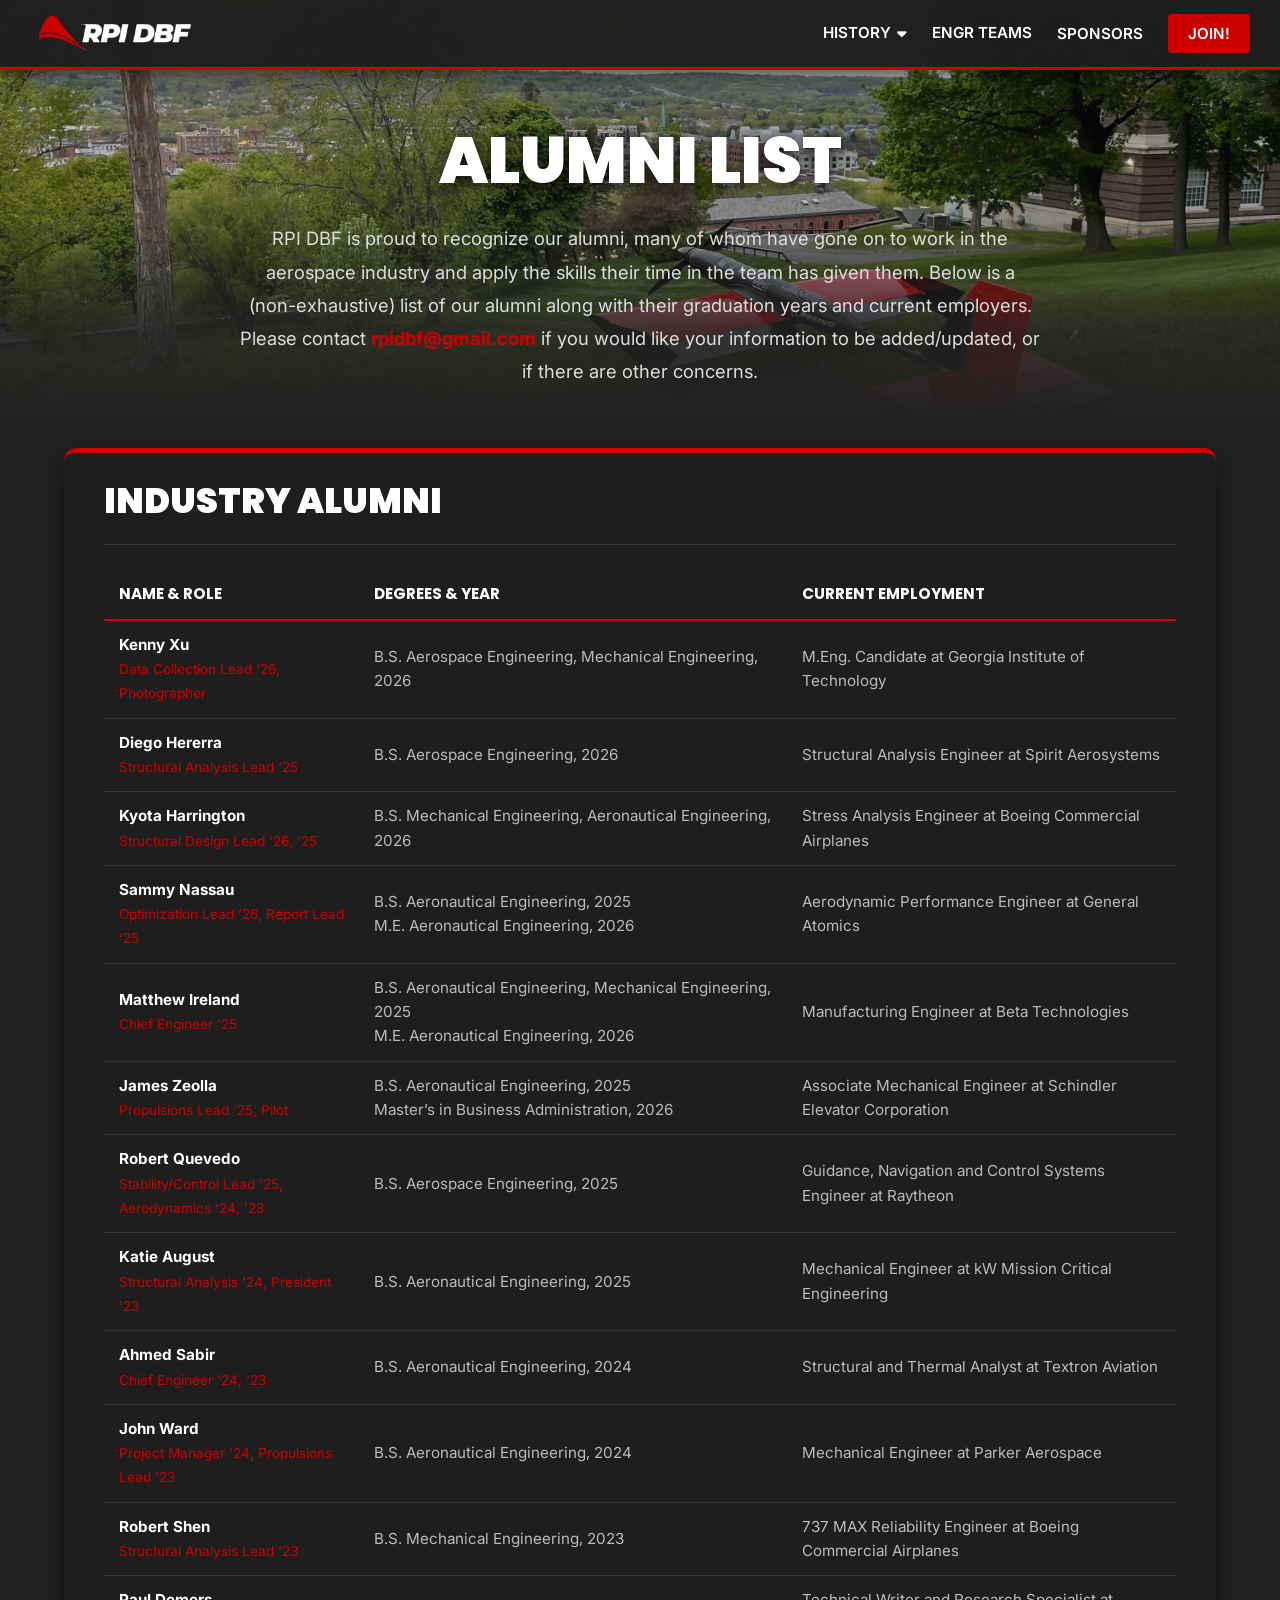
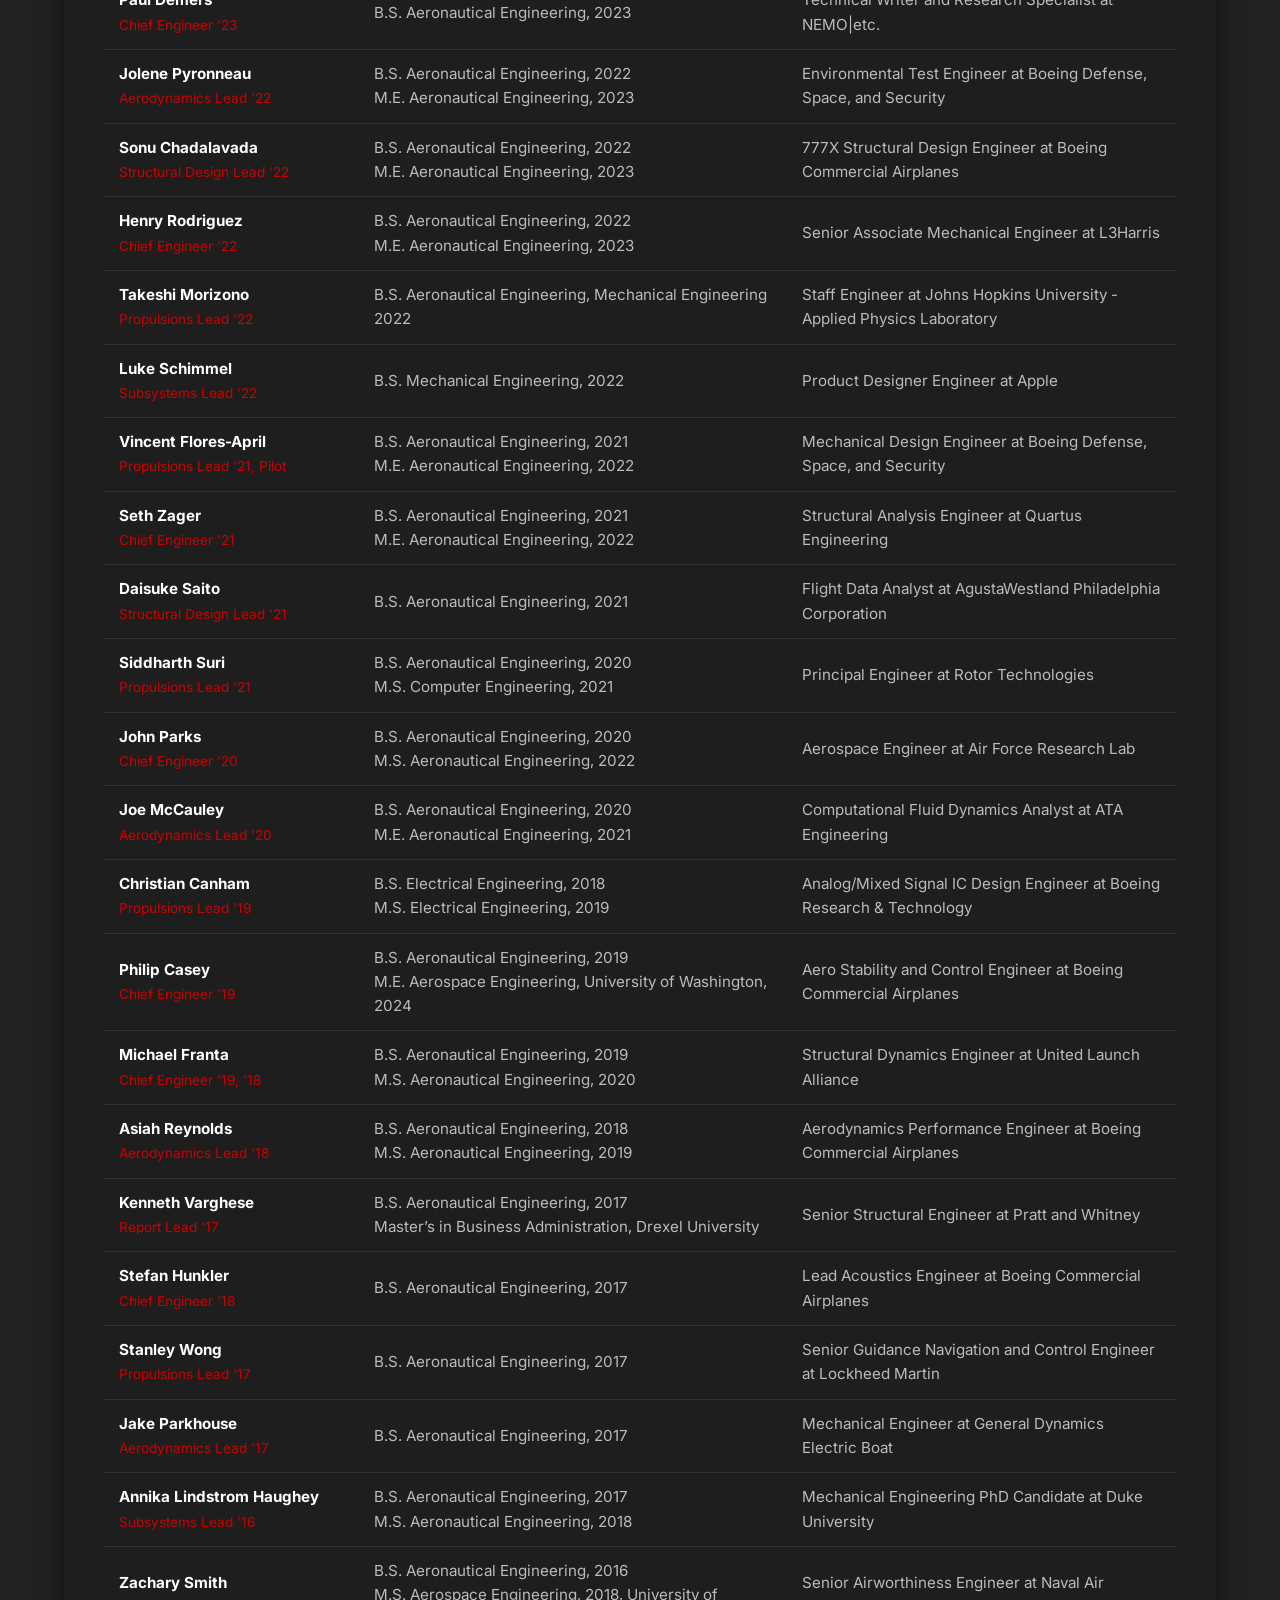
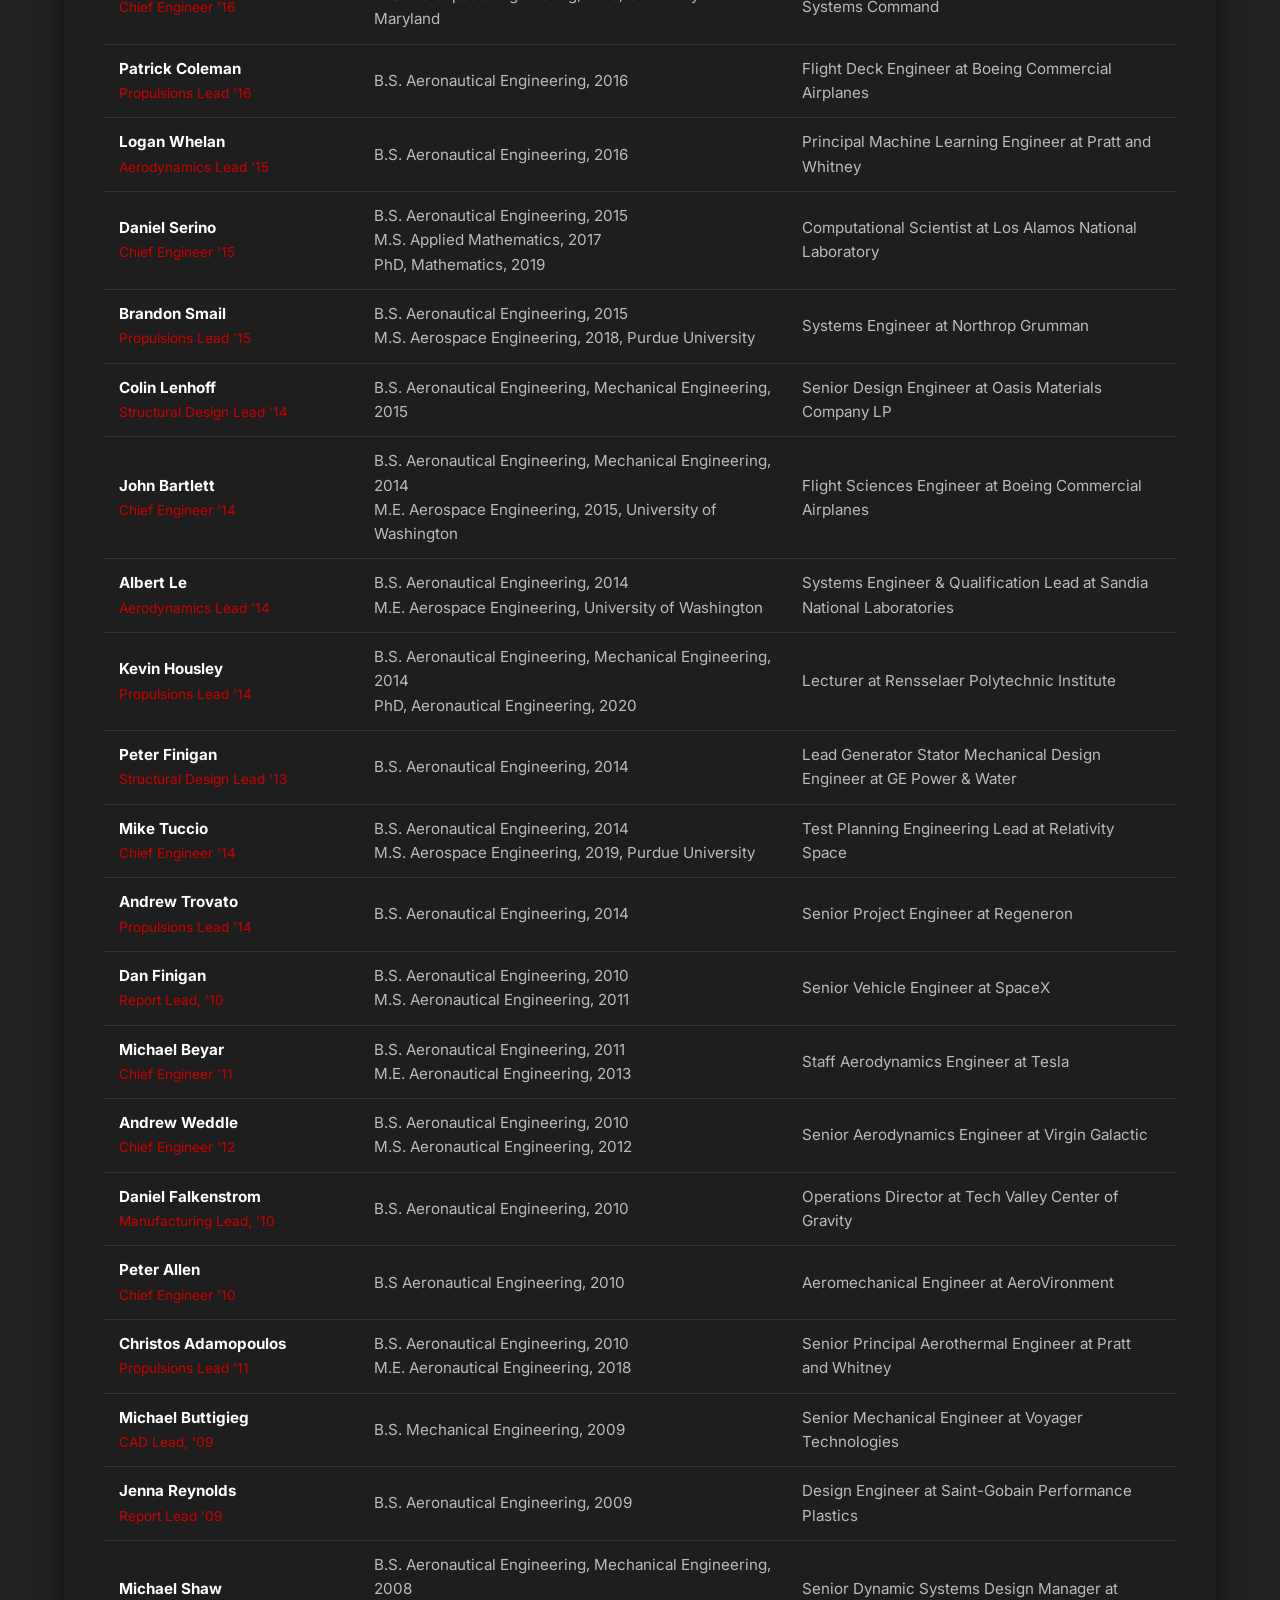
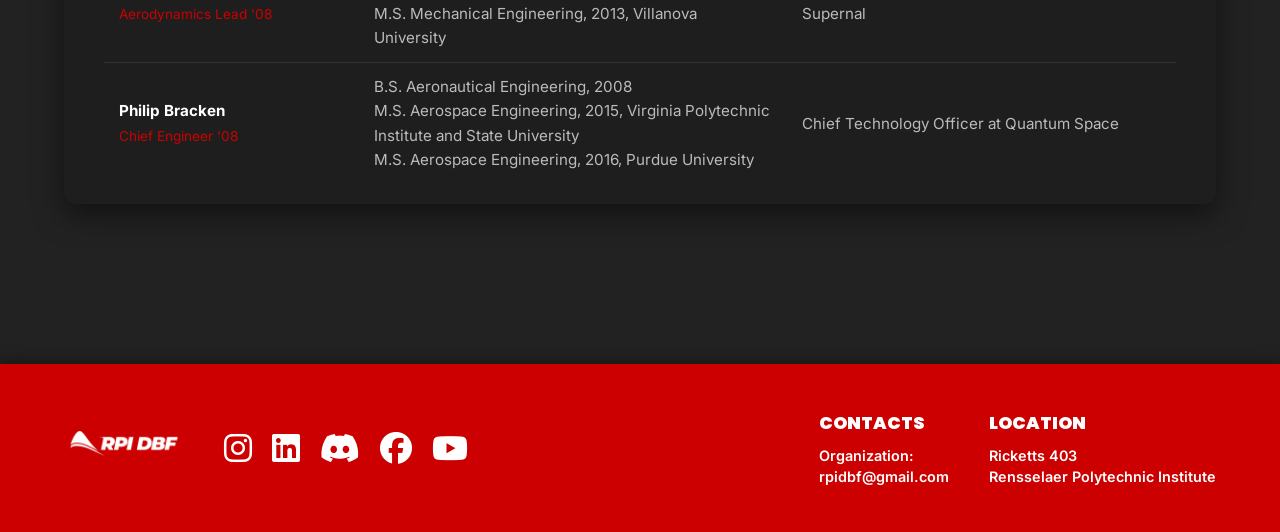
<file: alumni.html>
<!DOCTYPE html>
<html lang="en">
<head>
    <meta charset="UTF-8">
    <meta name="viewport" content="width=device-width, initial-scale=1.0">
    <title>Alumni Network & Industry Careers | RPI DBF</title>
    <meta name="description" content="See where RPI Design Build Fly alumni work today, including aerospace engineering roles at Boeing, SpaceX, Lockheed Martin, Raytheon, and General Atomics.">
    <meta name="robots" content="index, follow">
    <link rel="canonical" href="https://rpidbf.com/alumni.html">

    <!-- Open Graph -->
    <meta property="og:type" content="website">
    <meta property="og:url" content="https://rpidbf.com/alumni.html">
    <meta property="og:title" content="Alumni Network & Industry Careers | RPI DBF">
    <meta property="og:description" content="See where Rensselaer Design Build Fly alumni work across the aerospace industry.">
    <meta property="og:image" content="https://rpidbf.com/Photos/Header%20Logo.png">

    <link rel="icon" type="image/png" href="Photos/logo.png">
    <link href="https://fonts.googleapis.com/css2?family=Inter:wght@400;600&family=Poppins:wght@600;800;900&display=swap" rel="stylesheet">
    <link rel="stylesheet" href="https://cdnjs.cloudflare.com/ajax/libs/font-awesome/6.4.0/css/all.min.css">
    <link rel="stylesheet" href="styles.css"> 
</head>
<body>
    
    <nav id="navbar">
        <div class="nav-container">
            <a href="index.html" class="logo">
                <img src="Photos/Header Logo.png" alt="RPI DBF Logo" class="nav-logo-img">
            </a>
            <ul class="nav-links">
                <li class="dropdown">
                    <a href="history.html" class="dropbtn">History <i class="fas fa-caret-down"></i></a>
                    <div class="dropdown-content">
                        <a href="history.html">Aircraft</a>
                        <a href="reports.html">Reports</a>
                        <a href="alumni.html">Alumni</a>
                    </div>
                </li>   
                <li class="dropdown">
                    <a href="subteams.html" class="dropbtn">Engr Teams</a>
                </li>
                <li><a href="sponsors.html">Sponsors</a></li>
                <li><a href="join.html" class="btn-nav">Join!</a></li>
            </ul>
        </div>
    </nav>

    <section class="page-header" style="background: linear-gradient(to bottom, rgba(34, 34, 34, 0.05) 0%, rgba(34, 34, 34, 0.2) 50%, rgba(34, 34, 34, 0.85) 75%, var(--main-bg) 95%), url('Photos/background3.webp') no-repeat center center / cover; padding: 110px 0 50px 0;">
        <div class="container text-center">
            <h1 style="font-size: 4rem; text-shadow: 0px 4px 15px rgba(0, 0, 0, 0.8); margin-bottom: 10px;">Alumni List</h1>
            <p style="font-size: 1.15rem; color: #dddddd; max-width: 800px; margin: 0 auto; line-height: 1.8;">
                RPI DBF is proud to recognize our alumni, many of whom have gone on to work in the aerospace industry and apply the skills their time in the team has given them. Below is a (non-exhaustive) list of our alumni along with their graduation years and current employers. Please contact <a href="mailto:rpidbf@gmail.com" style="color: var(--rpi-red); font-weight: bold;">rpidbf@gmail.com</a> if you would like your information to be added/updated, or if there are other concerns.
            </p>
        </div>
    </section>

    <section class="section" style="padding-top: 10px;">
        <div class="container">
            
            <div class="alumni-card" style="padding: 20px 40px;">
                <h2 class="alumni-year">Industry Alumni</h2>
                <div style="overflow-x: auto;">
                    <table style="width: 100%; border-collapse: collapse; text-align: left; color: #bbbbbb; font-size: 0.95rem;">
                        <thead>
                            <tr style="border-bottom: 2px solid var(--rpi-red); color: var(--text-light);">
                                <th style="padding: 12px 15px; font-family: var(--font-heading); text-transform: uppercase;">Name & Role</th>
                                <th style="padding: 12px 15px; font-family: var(--font-heading); text-transform: uppercase;">Degrees & Year</th>
                                <th style="padding: 12px 15px; font-family: var(--font-heading); text-transform: uppercase;">Current Employment</th>
                            </tr>
                        </thead>
                        <tbody>
                            <tr style="border-bottom: 1px solid #333;">
                                <td style="padding: 12px 15px;"><strong style="color: var(--text-light);">Kenny Xu</strong><br><span style="font-size: 0.85rem; color: var(--rpi-red);">Data Collection Lead ‘26, Photographer</span></td>
                                <td style="padding: 12px 15px;">B.S. Aerospace Engineering, Mechanical Engineering, 2026</td>
                                <td style="padding: 12px 15px;">M.Eng. Candidate at Georgia Institute of Technology</td>
                            </tr>
                            <tr style="border-bottom: 1px solid #333;">
                                <td style="padding: 12px 15px;"><strong style="color: var(--text-light);">Diego Hererra</strong><br><span style="font-size: 0.85rem; color: var(--rpi-red);">Structural Analysis Lead ‘25</span></td>
                                <td style="padding: 12px 15px;">B.S. Aerospace Engineering, 2026</td>
                                <td style="padding: 12px 15px;">Structural Analysis Engineer at Spirit Aerosystems</td>
                            </tr>
                            <tr style="border-bottom: 1px solid #333;">
                                <td style="padding: 12px 15px;"><strong style="color: var(--text-light);">Kyota Harrington</strong><br><span style="font-size: 0.85rem; color: var(--rpi-red);">Structural Design Lead ‘26, ‘25</span></td>
                                <td style="padding: 12px 15px;">B.S. Mechanical Engineering, Aeronautical Engineering, 2026</td>
                                <td style="padding: 12px 15px;">Stress Analysis Engineer at Boeing Commercial Airplanes</td>
                            </tr>
                            <tr style="border-bottom: 1px solid #333;">
                                <td style="padding: 12px 15px;"><strong style="color: var(--text-light);">Sammy Nassau</strong><br><span style="font-size: 0.85rem; color: var(--rpi-red);">Optimization Lead ‘26, Report Lead ‘25</span></td>
                                <td style="padding: 12px 15px;">B.S. Aeronautical Engineering, 2025<br>M.E. Aeronautical Engineering, 2026</td>
                                <td style="padding: 12px 15px;">Aerodynamic Performance Engineer at General Atomics</td>
                            </tr>
                            <tr style="border-bottom: 1px solid #333;">
                                <td style="padding: 12px 15px;"><strong style="color: var(--text-light);">Matthew Ireland</strong><br><span style="font-size: 0.85rem; color: var(--rpi-red);">Chief Engineer ‘25</span></td>
                                <td style="padding: 12px 15px;">B.S. Aeronautical Engineering, Mechanical Engineering, 2025<br>M.E. Aeronautical Engineering, 2026</td>
                                <td style="padding: 12px 15px;">Manufacturing Engineer at Beta Technologies</td>
                            </tr>
                            <tr style="border-bottom: 1px solid #333;">
                                <td style="padding: 12px 15px;"><strong style="color: var(--text-light);">James Zeolla</strong><br><span style="font-size: 0.85rem; color: var(--rpi-red);">Propulsions Lead ‘25, Pilot</span></td>
                                <td style="padding: 12px 15px;">B.S. Aeronautical Engineering, 2025<br>Master’s in Business Administration, 2026</td>
                                <td style="padding: 12px 15px;">Associate Mechanical Engineer at Schindler Elevator Corporation</td>
                            </tr>
                            <tr style="border-bottom: 1px solid #333;">
                                <td style="padding: 12px 15px;"><strong style="color: var(--text-light);">Robert Quevedo</strong><br><span style="font-size: 0.85rem; color: var(--rpi-red);">Stability/Control Lead ‘25, Aerodynamics ‘24, '23</span></td>
                                <td style="padding: 12px 15px;">B.S. Aerospace Engineering, 2025</td>
                                <td style="padding: 12px 15px;">Guidance, Navigation and Control Systems Engineer at Raytheon</td>
                            </tr>
                            <tr style="border-bottom: 1px solid #333;">
                                <td style="padding: 12px 15px;"><strong style="color: var(--text-light);">Katie August</strong><br><span style="font-size: 0.85rem; color: var(--rpi-red);">Structural Analysis '24, President '23</span></td>
                                <td style="padding: 12px 15px;">B.S. Aeronautical Engineering, 2025</td>
                                <td style="padding: 12px 15px;">Mechanical Engineer at kW Mission Critical Engineering</td>
                            </tr>
                            <tr style="border-bottom: 1px solid #333;">
                                <td style="padding: 12px 15px;"><strong style="color: var(--text-light);">Ahmed Sabir</strong><br><span style="font-size: 0.85rem; color: var(--rpi-red);">Chief Engineer '24, '23</span></td>
                                <td style="padding: 12px 15px;">B.S. Aeronautical Engineering, 2024</td>
                                <td style="padding: 12px 15px;">Structural and Thermal Analyst at Textron Aviation</td>
                            </tr>
                            <tr style="border-bottom: 1px solid #333;">
                                <td style="padding: 12px 15px;"><strong style="color: var(--text-light);">John Ward</strong><br><span style="font-size: 0.85rem; color: var(--rpi-red);">Project Manager '24, Propulsions Lead '23</span></td>
                                <td style="padding: 12px 15px;">B.S. Aeronautical Engineering, 2024</td>
                                <td style="padding: 12px 15px;">Mechanical Engineer at Parker Aerospace</td>
                            </tr>
                            <tr style="border-bottom: 1px solid #333;">
                                <td style="padding: 12px 15px;"><strong style="color: var(--text-light);">Robert Shen</strong><br><span style="font-size: 0.85rem; color: var(--rpi-red);">Structural Analysis Lead '23</span></td>
                                <td style="padding: 12px 15px;">B.S. Mechanical Engineering, 2023</td>
                                <td style="padding: 12px 15px;">737 MAX Reliability Engineer at Boeing Commercial Airplanes</td>
                            </tr>
                            <tr style="border-bottom: 1px solid #333;">
                                <td style="padding: 12px 15px;"><strong style="color: var(--text-light);">Paul Demers</strong><br><span style="font-size: 0.85rem; color: var(--rpi-red);">Chief Engineer '23</span></td>
                                <td style="padding: 12px 15px;">B.S. Aeronautical Engineering, 2023</td>
                                <td style="padding: 12px 15px;">Technical Writer and Research Specialist at NEMO|etc.</td>
                            </tr>
                            <tr style="border-bottom: 1px solid #333;">
                                <td style="padding: 12px 15px;"><strong style="color: var(--text-light);">Jolene Pyronneau</strong><br><span style="font-size: 0.85rem; color: var(--rpi-red);">Aerodynamics Lead '22</span></td>
                                <td style="padding: 12px 15px;">B.S. Aeronautical Engineering, 2022<br>M.E. Aeronautical Engineering, 2023</td>
                                <td style="padding: 12px 15px;">Environmental Test Engineer at Boeing Defense, Space, and Security</td>
                            </tr>
                            <tr style="border-bottom: 1px solid #333;">
                                <td style="padding: 12px 15px;"><strong style="color: var(--text-light);">Sonu Chadalavada</strong><br><span style="font-size: 0.85rem; color: var(--rpi-red);">Structural Design Lead '22</span></td>
                                <td style="padding: 12px 15px;">B.S. Aeronautical Engineering, 2022<br>M.E. Aeronautical Engineering, 2023</td>
                                <td style="padding: 12px 15px;">777X Structural Design Engineer at Boeing Commercial Airplanes</td>
                            </tr>
                            <tr style="border-bottom: 1px solid #333;">
                                <td style="padding: 12px 15px;"><strong style="color: var(--text-light);">Henry Rodriguez</strong><br><span style="font-size: 0.85rem; color: var(--rpi-red);">Chief Engineer '22</span></td>
                                <td style="padding: 12px 15px;">B.S. Aeronautical Engineering, 2022<br>M.E. Aeronautical Engineering, 2023</td>
                                <td style="padding: 12px 15px;">Senior Associate Mechanical Engineer at L3Harris</td>
                            </tr>
                            <tr style="border-bottom: 1px solid #333;">
                                <td style="padding: 12px 15px;"><strong style="color: var(--text-light);">Takeshi Morizono</strong><br><span style="font-size: 0.85rem; color: var(--rpi-red);">Propulsions Lead '22</span></td>
                                <td style="padding: 12px 15px;">B.S. Aeronautical Engineering, Mechanical Engineering 2022</td>
                                <td style="padding: 12px 15px;">Staff Engineer at Johns Hopkins University - Applied Physics Laboratory</td>
                            </tr>
                            <tr style="border-bottom: 1px solid #333;">
                                <td style="padding: 12px 15px;"><strong style="color: var(--text-light);">Luke Schimmel</strong><br><span style="font-size: 0.85rem; color: var(--rpi-red);">Subsystems Lead '22</span></td>
                                <td style="padding: 12px 15px;">B.S. Mechanical Engineering, 2022</td>
                                <td style="padding: 12px 15px;">Product Designer Engineer at Apple</td>
                            </tr>
                            <tr style="border-bottom: 1px solid #333;">
                                <td style="padding: 12px 15px;"><strong style="color: var(--text-light);">Vincent Flores-April</strong><br><span style="font-size: 0.85rem; color: var(--rpi-red);">Propulsions Lead '21, Pilot</span></td>
                                <td style="padding: 12px 15px;">B.S. Aeronautical Engineering, 2021<br>M.E. Aeronautical Engineering, 2022</td>
                                <td style="padding: 12px 15px;">Mechanical Design Engineer at Boeing Defense, Space, and Security</td>
                            </tr>
                            <tr style="border-bottom: 1px solid #333;">
                                <td style="padding: 12px 15px;"><strong style="color: var(--text-light);">Seth Zager</strong><br><span style="font-size: 0.85rem; color: var(--rpi-red);">Chief Engineer '21</span></td>
                                <td style="padding: 12px 15px;">B.S. Aeronautical Engineering, 2021<br>M.E. Aeronautical Engineering, 2022</td>
                                <td style="padding: 12px 15px;">Structural Analysis Engineer at Quartus Engineering</td>
                            </tr>
                            <tr style="border-bottom: 1px solid #333;">
                                <td style="padding: 12px 15px;"><strong style="color: var(--text-light);">Daisuke Saito</strong><br><span style="font-size: 0.85rem; color: var(--rpi-red);">Structural Design Lead '21</span></td>
                                <td style="padding: 12px 15px;">B.S. Aeronautical Engineering, 2021</td>
                                <td style="padding: 12px 15px;">Flight Data Analyst at AgustaWestland Philadelphia Corporation</td>
                            </tr>
                            <tr style="border-bottom: 1px solid #333;">
                                <td style="padding: 12px 15px;"><strong style="color: var(--text-light);">Siddharth Suri</strong><br><span style="font-size: 0.85rem; color: var(--rpi-red);">Propulsions Lead '21</span></td>
                                <td style="padding: 12px 15px;">B.S. Aeronautical Engineering, 2020<br>M.S. Computer Engineering, 2021</td>
                                <td style="padding: 12px 15px;">Principal Engineer at Rotor Technologies</td>
                            </tr>
                            <tr style="border-bottom: 1px solid #333;">
                                <td style="padding: 12px 15px;"><strong style="color: var(--text-light);">John Parks</strong><br><span style="font-size: 0.85rem; color: var(--rpi-red);">Chief Engineer '20</span></td>
                                <td style="padding: 12px 15px;">B.S. Aeronautical Engineering, 2020<br>M.S. Aeronautical Engineering, 2022</td>
                                <td style="padding: 12px 15px;">Aerospace Engineer at Air Force Research Lab</td>
                            </tr>
                            <tr style="border-bottom: 1px solid #333;">
                                <td style="padding: 12px 15px;"><strong style="color: var(--text-light);">Joe McCauley</strong><br><span style="font-size: 0.85rem; color: var(--rpi-red);">Aerodynamics Lead '20</span></td>
                                <td style="padding: 12px 15px;">B.S. Aeronautical Engineering, 2020<br>M.E. Aeronautical Engineering, 2021</td>
                                <td style="padding: 12px 15px;">Computational Fluid Dynamics Analyst at ATA Engineering</td>
                            </tr>
                            <tr style="border-bottom: 1px solid #333;">
                                <td style="padding: 12px 15px;"><strong style="color: var(--text-light);">Christian Canham</strong><br><span style="font-size: 0.85rem; color: var(--rpi-red);">Propulsions Lead '19</span></td>
                                <td style="padding: 12px 15px;">B.S. Electrical Engineering, 2018<br>M.S. Electrical Engineering, 2019</td>
                                <td style="padding: 12px 15px;">Analog/Mixed Signal IC Design Engineer at Boeing Research & Technology</td>
                            </tr>
                            <tr style="border-bottom: 1px solid #333;">
                                <td style="padding: 12px 15px;"><strong style="color: var(--text-light);">Philip Casey</strong><br><span style="font-size: 0.85rem; color: var(--rpi-red);">Chief Engineer '19</span></td>
                                <td style="padding: 12px 15px;">B.S. Aeronautical Engineering, 2019<br>M.E. Aerospace Engineering, University of Washington, 2024</td>
                                <td style="padding: 12px 15px;">Aero Stability and Control Engineer at Boeing Commercial Airplanes</td>
                            </tr>
                            <tr style="border-bottom: 1px solid #333;">
                                <td style="padding: 12px 15px;"><strong style="color: var(--text-light);">Michael Franta</strong><br><span style="font-size: 0.85rem; color: var(--rpi-red);">Chief Engineer '19, '18</span></td>
                                <td style="padding: 12px 15px;">B.S. Aeronautical Engineering, 2019<br>M.S. Aeronautical Engineering, 2020</td>
                                <td style="padding: 12px 15px;">Structural Dynamics Engineer at United Launch Alliance</td>
                            </tr>
                            <tr style="border-bottom: 1px solid #333;">
                                <td style="padding: 12px 15px;"><strong style="color: var(--text-light);">Asiah Reynolds</strong><br><span style="font-size: 0.85rem; color: var(--rpi-red);">Aerodynamics Lead '18</span></td>
                                <td style="padding: 12px 15px;">B.S. Aeronautical Engineering, 2018<br>M.S. Aeronautical Engineering, 2019</td>
                                <td style="padding: 12px 15px;">Aerodynamics Performance Engineer at Boeing Commercial Airplanes</td>
                            </tr>
                            <tr style="border-bottom: 1px solid #333;">
                                <td style="padding: 12px 15px;"><strong style="color: var(--text-light);">Kenneth Varghese</strong><br><span style="font-size: 0.85rem; color: var(--rpi-red);">Report Lead '17</span></td>
                                <td style="padding: 12px 15px;">B.S. Aeronautical Engineering, 2017<br>Master’s in Business Administration, Drexel University</td>
                                <td style="padding: 12px 15px;">Senior Structural Engineer at Pratt and Whitney</td>
                            </tr>
                            <tr style="border-bottom: 1px solid #333;">
                                <td style="padding: 12px 15px;"><strong style="color: var(--text-light);">Stefan Hunkler</strong><br><span style="font-size: 0.85rem; color: var(--rpi-red);">Chief Engineer '18</span></td>
                                <td style="padding: 12px 15px;">B.S. Aeronautical Engineering, 2017</td>
                                <td style="padding: 12px 15px;">Lead Acoustics Engineer at Boeing Commercial Airplanes</td>
                            </tr>
                            <tr style="border-bottom: 1px solid #333;">
                                <td style="padding: 12px 15px;"><strong style="color: var(--text-light);">Stanley Wong</strong><br><span style="font-size: 0.85rem; color: var(--rpi-red);">Propulsions Lead '17</span></td>
                                <td style="padding: 12px 15px;">B.S. Aeronautical Engineering, 2017</td>
                                <td style="padding: 12px 15px;">Senior Guidance Navigation and Control Engineer at Lockheed Martin</td>
                            </tr>
                            <tr style="border-bottom: 1px solid #333;">
                                <td style="padding: 12px 15px;"><strong style="color: var(--text-light);">Jake Parkhouse</strong><br><span style="font-size: 0.85rem; color: var(--rpi-red);">Aerodynamics Lead '17</span></td>
                                <td style="padding: 12px 15px;">B.S. Aeronautical Engineering, 2017</td>
                                <td style="padding: 12px 15px;">Mechanical Engineer at General Dynamics Electric Boat</td>
                            </tr>
                            <tr style="border-bottom: 1px solid #333;">
                                <td style="padding: 12px 15px;"><strong style="color: var(--text-light);">Annika Lindstrom Haughey</strong><br><span style="font-size: 0.85rem; color: var(--rpi-red);">Subsystems Lead '16</span></td>
                                <td style="padding: 12px 15px;">B.S. Aeronautical Engineering, 2017<br>M.S. Aeronautical Engineering, 2018</td>
                                <td style="padding: 12px 15px;">Mechanical Engineering PhD Candidate at Duke University</td>
                            </tr>
                            <tr style="border-bottom: 1px solid #333;">
                                <td style="padding: 12px 15px;"><strong style="color: var(--text-light);">Zachary Smith</strong><br><span style="font-size: 0.85rem; color: var(--rpi-red);">Chief Engineer '16</span></td>
                                <td style="padding: 12px 15px;">B.S. Aeronautical Engineering, 2016<br>M.S. Aerospace Engineering, 2018, University of Maryland</td>
                                <td style="padding: 12px 15px;">Senior Airworthiness Engineer at Naval Air Systems Command</td>
                            </tr>
                            <tr style="border-bottom: 1px solid #333;">
                                <td style="padding: 12px 15px;"><strong style="color: var(--text-light);">Patrick Coleman</strong><br><span style="font-size: 0.85rem; color: var(--rpi-red);">Propulsions Lead '16</span></td>
                                <td style="padding: 12px 15px;">B.S. Aeronautical Engineering, 2016</td>
                                <td style="padding: 12px 15px;">Flight Deck Engineer at Boeing Commercial Airplanes</td>
                            </tr>
                            <tr style="border-bottom: 1px solid #333;">
                                <td style="padding: 12px 15px;"><strong style="color: var(--text-light);">Logan Whelan</strong><br><span style="font-size: 0.85rem; color: var(--rpi-red);">Aerodynamics Lead '15</span></td>
                                <td style="padding: 12px 15px;">B.S. Aeronautical Engineering, 2016</td>
                                <td style="padding: 12px 15px;">Principal Machine Learning Engineer at Pratt and Whitney</td>
                            </tr>
                            <tr style="border-bottom: 1px solid #333;">
                                <td style="padding: 12px 15px;"><strong style="color: var(--text-light);">Daniel Serino</strong><br><span style="font-size: 0.85rem; color: var(--rpi-red);">Chief Engineer '15</span></td>
                                <td style="padding: 12px 15px;">B.S. Aeronautical Engineering, 2015<br>M.S. Applied Mathematics, 2017<br>PhD, Mathematics, 2019</td>
                                <td style="padding: 12px 15px;">Computational Scientist at Los Alamos National Laboratory</td>
                            </tr>
                            <tr style="border-bottom: 1px solid #333;">
                                <td style="padding: 12px 15px;"><strong style="color: var(--text-light);">Brandon Smail</strong><br><span style="font-size: 0.85rem; color: var(--rpi-red);">Propulsions Lead '15</span></td>
                                <td style="padding: 12px 15px;">B.S. Aeronautical Engineering, 2015<br>M.S. Aerospace Engineering, 2018, Purdue University</td>
                                <td style="padding: 12px 15px;">Systems Engineer at Northrop Grumman</td>
                            </tr>
                            <tr style="border-bottom: 1px solid #333;">
                                <td style="padding: 12px 15px;"><strong style="color: var(--text-light);">Colin Lenhoff</strong><br><span style="font-size: 0.85rem; color: var(--rpi-red);">Structural Design Lead '14</span></td>
                                <td style="padding: 12px 15px;">B.S. Aeronautical Engineering, Mechanical Engineering, 2015</td>
                                <td style="padding: 12px 15px;">Senior Design Engineer at Oasis Materials Company LP</td>
                            </tr>
                            <tr style="border-bottom: 1px solid #333;">
                                <td style="padding: 12px 15px;"><strong style="color: var(--text-light);">John Bartlett</strong><br><span style="font-size: 0.85rem; color: var(--rpi-red);">Chief Engineer '14</span></td>
                                <td style="padding: 12px 15px;">B.S. Aeronautical Engineering, Mechanical Engineering, 2014<br>M.E. Aerospace Engineering, 2015, University of Washington</td>
                                <td style="padding: 12px 15px;">Flight Sciences Engineer at Boeing Commercial Airplanes</td>
                            </tr>
                            <tr style="border-bottom: 1px solid #333;">
                                <td style="padding: 12px 15px;"><strong style="color: var(--text-light);">Albert Le</strong><br><span style="font-size: 0.85rem; color: var(--rpi-red);">Aerodynamics Lead '14</span></td>
                                <td style="padding: 12px 15px;">B.S. Aeronautical Engineering, 2014<br>M.E. Aerospace Engineering, University of Washington</td>
                                <td style="padding: 12px 15px;">Systems Engineer & Qualification Lead at Sandia National Laboratories</td>
                            </tr>
                            <tr style="border-bottom: 1px solid #333;">
                                <td style="padding: 12px 15px;"><strong style="color: var(--text-light);">Kevin Housley</strong><br><span style="font-size: 0.85rem; color: var(--rpi-red);">Propulsions Lead '14</span></td>
                                <td style="padding: 12px 15px;">B.S. Aeronautical Engineering, Mechanical Engineering, 2014<br>PhD, Aeronautical Engineering, 2020</td>
                                <td style="padding: 12px 15px;">Lecturer at Rensselaer Polytechnic Institute</td>
                            </tr>
                            <tr style="border-bottom: 1px solid #333;">
                                <td style="padding: 12px 15px;"><strong style="color: var(--text-light);">Peter Finigan</strong><br><span style="font-size: 0.85rem; color: var(--rpi-red);">Structural Design Lead '13</span></td>
                                <td style="padding: 12px 15px;">B.S. Aeronautical Engineering, 2014</td>
                                <td style="padding: 12px 15px;">Lead Generator Stator Mechanical Design Engineer at GE Power & Water</td>
                            </tr>
                            <tr style="border-bottom: 1px solid #333;">
                                <td style="padding: 12px 15px;"><strong style="color: var(--text-light);">Mike Tuccio</strong><br><span style="font-size: 0.85rem; color: var(--rpi-red);">Chief Engineer '14</span></td>
                                <td style="padding: 12px 15px;">B.S. Aeronautical Engineering, 2014<br>M.S. Aerospace Engineering, 2019, Purdue University</td>
                                <td style="padding: 12px 15px;">Test Planning Engineering Lead at Relativity Space</td>
                            </tr>
                            <tr style="border-bottom: 1px solid #333;">
                                <td style="padding: 12px 15px;"><strong style="color: var(--text-light);">Andrew Trovato</strong><br><span style="font-size: 0.85rem; color: var(--rpi-red);">Propulsions Lead '14</span></td>
                                <td style="padding: 12px 15px;">B.S. Aeronautical Engineering, 2014</td>
                                <td style="padding: 12px 15px;">Senior Project Engineer at Regeneron</td>
                            </tr>
                            <tr style="border-bottom: 1px solid #333;">
                                <td style="padding: 12px 15px;"><strong style="color: var(--text-light);">Dan Finigan</strong><br><span style="font-size: 0.85rem; color: var(--rpi-red);">Report Lead, '10</span></td>
                                <td style="padding: 12px 15px;">B.S. Aeronautical Engineering, 2010<br>M.S. Aeronautical Engineering, 2011</td>
                                <td style="padding: 12px 15px;">Senior Vehicle Engineer at SpaceX</td>
                            </tr>
                            <tr style="border-bottom: 1px solid #333;">
                                <td style="padding: 12px 15px;"><strong style="color: var(--text-light);">Michael Beyar</strong><br><span style="font-size: 0.85rem; color: var(--rpi-red);">Chief Engineer '11</span></td>
                                <td style="padding: 12px 15px;">B.S. Aeronautical Engineering, 2011<br>M.E. Aeronautical Engineering, 2013</td>
                                <td style="padding: 12px 15px;">Staff Aerodynamics Engineer at Tesla</td>
                            </tr>
                            <tr style="border-bottom: 1px solid #333;">
                                <td style="padding: 12px 15px;"><strong style="color: var(--text-light);">Andrew Weddle</strong><br><span style="font-size: 0.85rem; color: var(--rpi-red);">Chief Engineer '12</span></td>
                                <td style="padding: 12px 15px;">B.S. Aeronautical Engineering, 2010<br>M.S. Aeronautical Engineering, 2012</td>
                                <td style="padding: 12px 15px;">Senior Aerodynamics Engineer at Virgin Galactic</td>
                            </tr>
                            <tr style="border-bottom: 1px solid #333;">
                                <td style="padding: 12px 15px;"><strong style="color: var(--text-light);">Daniel Falkenstrom</strong><br><span style="font-size: 0.85rem; color: var(--rpi-red);">Manufacturing Lead, '10</span></td>
                                <td style="padding: 12px 15px;">B.S. Aeronautical Engineering, 2010</td>
                                <td style="padding: 12px 15px;">Operations Director at Tech Valley Center of Gravity</td>
                            </tr>
                            <tr style="border-bottom: 1px solid #333;">
                                <td style="padding: 12px 15px;"><strong style="color: var(--text-light);">Peter Allen</strong><br><span style="font-size: 0.85rem; color: var(--rpi-red);">Chief Engineer '10</span></td>
                                <td style="padding: 12px 15px;">B.S Aeronautical Engineering, 2010</td>
                                <td style="padding: 12px 15px;">Aeromechanical Engineer at AeroVironment</td>
                            </tr>
                            <tr style="border-bottom: 1px solid #333;">
                                <td style="padding: 12px 15px;"><strong style="color: var(--text-light);">Christos Adamopoulos</strong><br><span style="font-size: 0.85rem; color: var(--rpi-red);">Propulsions Lead '11</span></td>
                                <td style="padding: 12px 15px;">B.S. Aeronautical Engineering, 2010<br>M.E. Aeronautical Engineering, 2018</td>
                                <td style="padding: 12px 15px;">Senior Principal Aerothermal Engineer at Pratt and Whitney</td>
                            </tr>
                            <tr style="border-bottom: 1px solid #333;">
                                <td style="padding: 12px 15px;"><strong style="color: var(--text-light);">Michael Buttigieg</strong><br><span style="font-size: 0.85rem; color: var(--rpi-red);">CAD Lead, '09</span></td>
                                <td style="padding: 12px 15px;">B.S. Mechanical Engineering, 2009</td>
                                <td style="padding: 12px 15px;">Senior Mechanical Engineer at Voyager Technologies</td>
                            </tr>
                            <tr style="border-bottom: 1px solid #333;">
                                <td style="padding: 12px 15px;"><strong style="color: var(--text-light);">Jenna Reynolds</strong><br><span style="font-size: 0.85rem; color: var(--rpi-red);">Report Lead '09</span></td>
                                <td style="padding: 12px 15px;">B.S. Aeronautical Engineering, 2009</td>
                                <td style="padding: 12px 15px;">Design Engineer at Saint-Gobain Performance Plastics</td>
                            </tr>
                            <tr style="border-bottom: 1px solid #333;">
                                <td style="padding: 12px 15px;"><strong style="color: var(--text-light);">Michael Shaw</strong><br><span style="font-size: 0.85rem; color: var(--rpi-red);">Aerodynamics Lead '08</span></td>
                                <td style="padding: 12px 15px;">B.S. Aeronautical Engineering, Mechanical Engineering, 2008<br>M.S. Mechanical Engineering, 2013, Villanova University</td>
                                <td style="padding: 12px 15px;">Senior Dynamic Systems Design Manager at Supernal</td>
                            </tr>
                            <tr style="border-bottom: none;">
                                <td style="padding: 12px 15px;"><strong style="color: var(--text-light);">Philip Bracken</strong><br><span style="font-size: 0.85rem; color: var(--rpi-red);">Chief Engineer '08</span></td>
                                <td style="padding: 12px 15px;">B.S. Aeronautical Engineering, 2008<br>M.S. Aerospace Engineering, 2015, Virginia Polytechnic Institute and State University<br>M.S. Aerospace Engineering, 2016, Purdue University</td>
                                <td style="padding: 12px 15px;">Chief Technology Officer at Quantum Space</td>
                            </tr>
                        </tbody>
                    </table>
                </div>
            </div>

        </div>
    </section>

    <footer class="site-footer">
        <div class="footer-container">
            <div class="footer-col footer-logo">
                <a href="index.html">
                    <img src="Photos/rpi_dbf.png" alt="RPI DBF Logo" loading="lazy">
                </a>
            </div>
            <div class="footer-col footer-social">
                <div class="social-links">
                    <a href="https://www.instagram.com/rpidbf/" target="_blank" rel="noopener" aria-label="Instagram"><i class="fab fa-instagram"></i></a>
                    <a href="https://www.linkedin.com/in/rpidbf/" target="_blank" rel="noopener" aria-label="LinkedIn"><i class="fab fa-linkedin"></i></a>
                    <a href="https://discord.gg/p33m8uF" target="_blank" rel="noopener" aria-label="Discord"><i class="fab fa-discord"></i></a>
                    <a href="https://www.facebook.com/rpidbf" target="_blank" rel="noopener" aria-label="Facebook"><i class="fab fa-facebook"></i></a>
                    <a href="https://www.youtube.com/@RPIDBF" target="_blank" rel="noopener" aria-label="YouTube"><i class="fab fa-youtube"></i></a>
                </div>
            </div>
            <div class="footer-col footer-contact">
                <h4>Contacts</h4>
                <p>Organization:<br>
                <a href="mailto:rpidbf@gmail.com">rpidbf@gmail.com</a></p>
            </div>
            <div class="footer-col footer-location">
                <h4>Location</h4>
                <p>Ricketts 403<br>
                Rensselaer Polytechnic Institute</p>
            </div>
        </div>
    </footer>

</body>
</html>
</file>
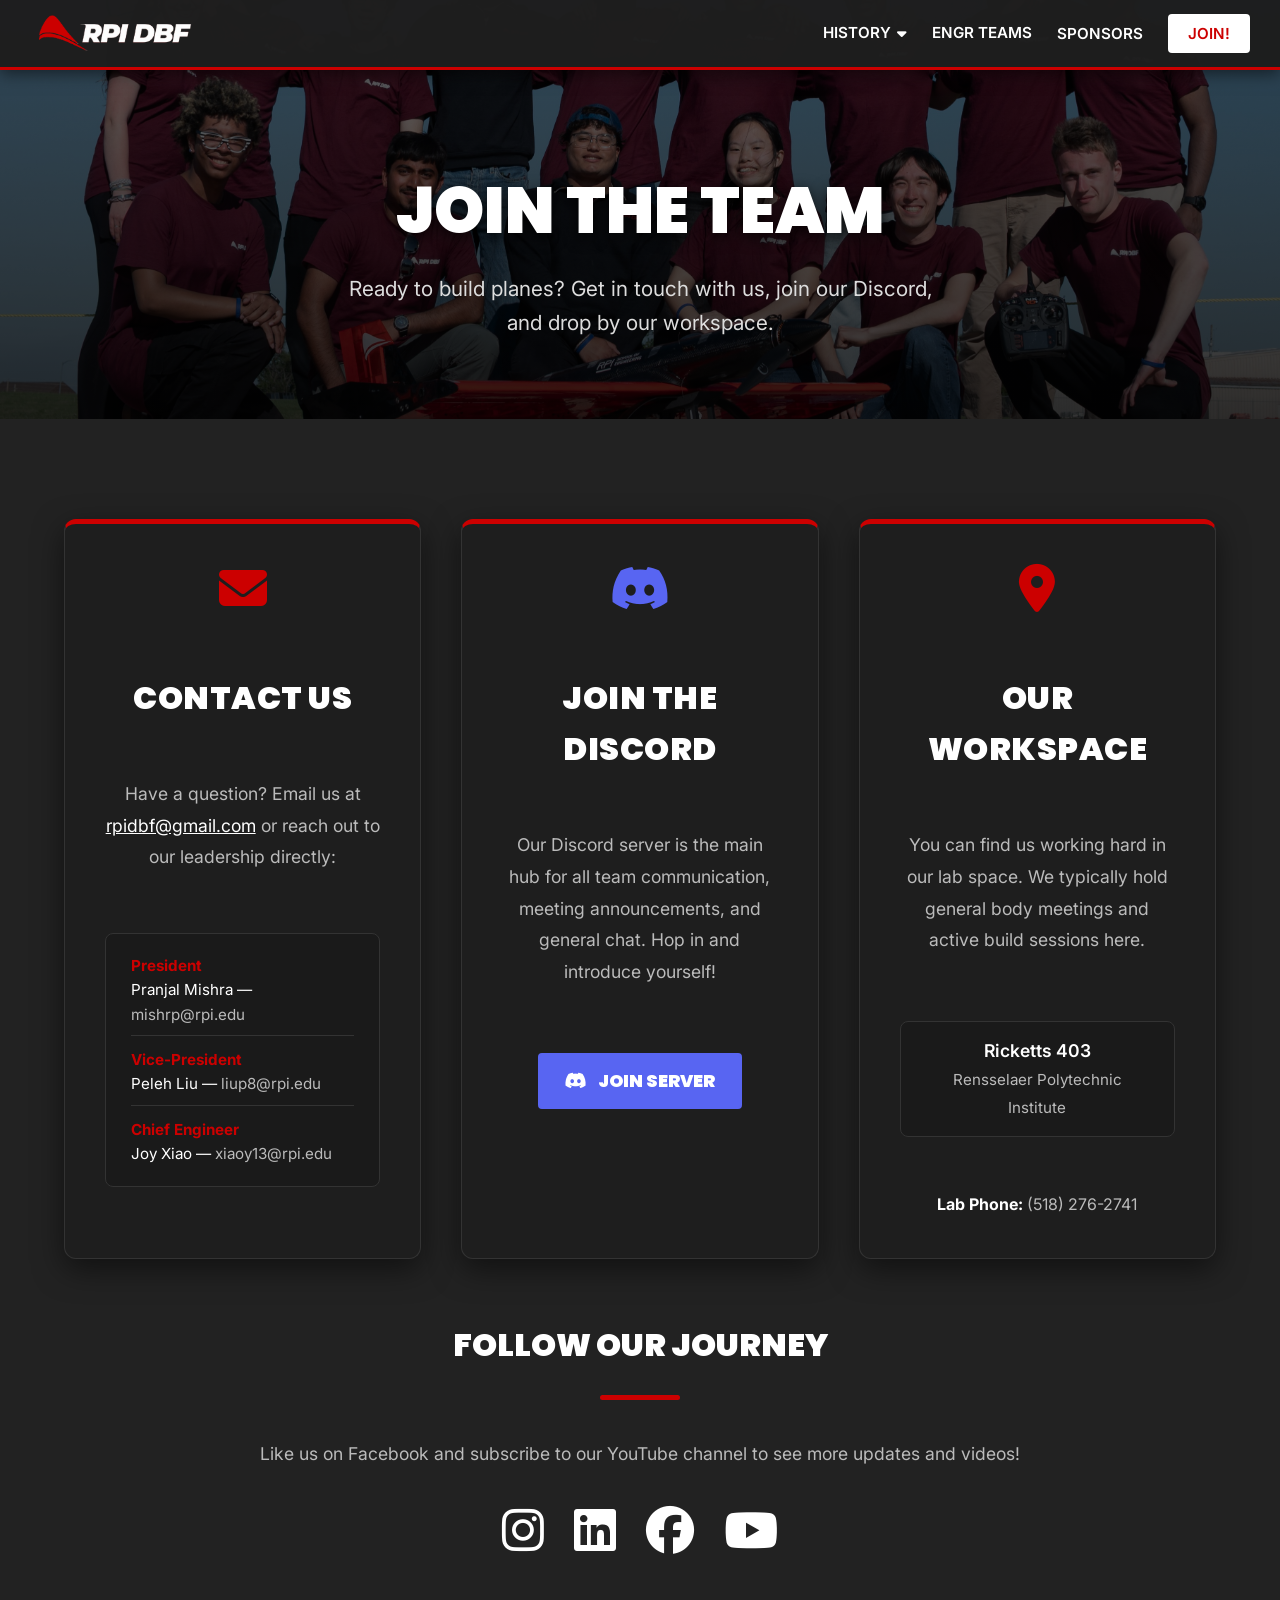
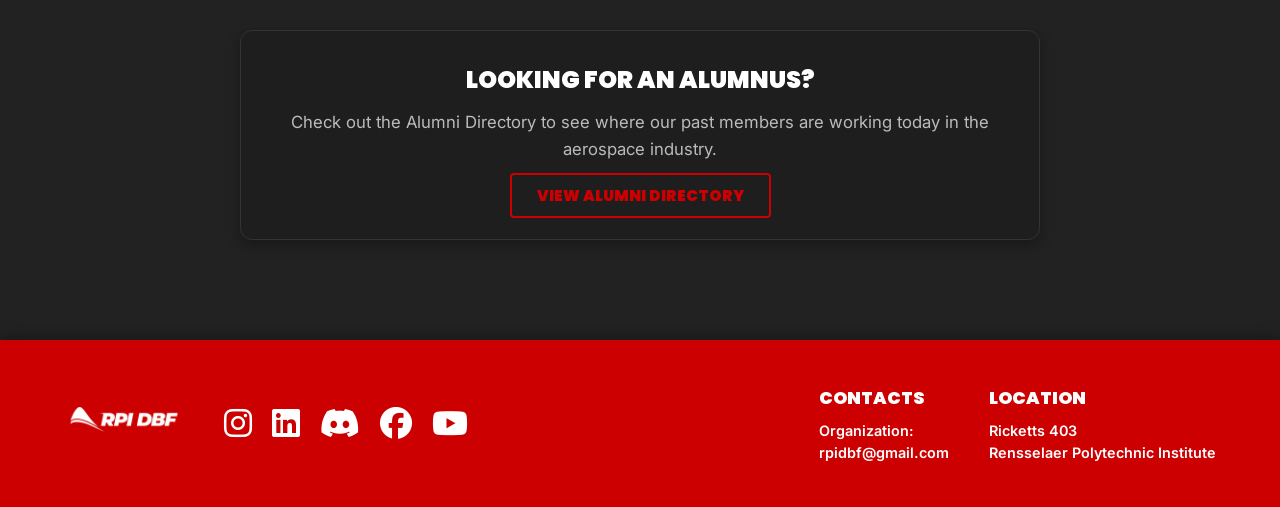
<file: join.html>
<!DOCTYPE html>
<html lang="en">
<head>
    <meta charset="UTF-8">
    <meta name="viewport" content="width=device-width, initial-scale=1.0">
    <title>Join RPI DBF | Contact & Meeting Info</title>
    <meta name="description" content="Join RPI Design Build Fly! Open to all Rensselaer Polytechnic Institute students—no experience required. Find our Discord, Ricketts 403 lab location, and leadership contacts.">
    <meta name="robots" content="index, follow">
    <link rel="canonical" href="https://rpidbf.com/join.html">

    <!-- Open Graph -->
    <meta property="og:type" content="website">
    <meta property="og:url" content="https://rpidbf.com/join.html">
    <meta property="og:title" content="Join RPI DBF | Contact & Meeting Info">
    <meta property="og:description" content="Ready to build planes at Rensselaer Polytechnic Institute? Join our Discord and visit our lab in Ricketts 403.">
    <meta property="og:image" content="https://rpidbf.com/Photos/team_photo.jpg">

    <link rel="icon" type="image/png" href="Photos/logo.png">
    <link href="https://fonts.googleapis.com/css2?family=Inter:wght@400;600&family=Poppins:wght@600;800;900&display=swap" rel="stylesheet">
    <link rel="stylesheet" href="https://cdnjs.cloudflare.com/ajax/libs/font-awesome/6.4.0/css/all.min.css">
    <link rel="stylesheet" href="styles.css"> 
</head>
<body>
    
    <nav id="navbar">
        <div class="nav-container">
            <a href="index.html" class="logo">
                <img src="Photos/Header Logo.png" alt="RPI DBF Logo" class="nav-logo-img">
            </a>
            <ul class="nav-links">
                <li class="dropdown">
                    <a href="history.html" class="dropbtn">History <i class="fas fa-caret-down"></i></a>
                    <div class="dropdown-content">
                        <a href="history.html">Aircraft</a>
                        <a href="reports.html">Reports</a>
                        <a href="alumni.html">Alumni</a>
                    </div>
                </li>
                <li class="dropdown">
                    <a href="subteams.html" class="dropbtn">Engr Teams</a>
                </li>
                <li><a href="sponsors.html">Sponsors</a></li>
                <li><a href="join.html" class="btn-nav" style="background: white !important; color: var(--rpi-red) !important;">Join!</a></li>
            </ul>
        </div>
    </nav>

    <section class="page-header" style="background: linear-gradient(rgba(0, 0, 0, 0.6), rgba(0, 0, 0, 0.8)), url('Photos/team_photo.jpg') no-repeat center center / cover;">
        <div class="container text-center">
            <h1 style="font-size: 4rem; text-shadow: 0px 4px 15px rgba(0, 0, 0, 0.8); margin-bottom: 10px;">Join The Team</h1>
            <p style="font-size: 1.3rem; color: #dddddd; max-width: 600px; margin: 0 auto;">Ready to build planes? Get in touch with us, join our Discord, and drop by our workspace.</p>
        </div>
    </section>

    <section class="section">
        <div class="container">
            
            <div style="display: flex; flex-wrap: wrap; gap: 40px; justify-content: center; align-items: stretch;">
                
                <div class="history-card" style="flex: 1; min-width: 300px; flex-direction: column; align-items: center; text-align: center; padding: 40px; margin-bottom: 0;">
                    <i class="fas fa-envelope" style="font-size: 3rem; color: var(--rpi-red); margin-bottom: 20px;"></i>
                    <h2 class="history-title" style="font-size: 2rem; margin-bottom: 15px;">Contact Us</h2>
                    <p class="history-desc" style="margin-bottom: 20px;">Have a question? Email us at <a href="mailto:rpidbf@gmail.com" style="color: var(--text-light); text-decoration: underline;">rpidbf@gmail.com</a> or reach out to our leadership directly:</p>
                    
                    <ul style="list-style: none; text-align: left; background: #1a1a1a; padding: 20px 25px; border-radius: 8px; border: 1px solid #333; width: 100%; font-size: 0.95rem;">
                        <li style="margin-bottom: 12px; border-bottom: 1px solid #333; padding-bottom: 8px;">
                            <strong style="color: var(--rpi-red);">President</strong><br>
                            Pranjal Mishra &mdash; <a href="mailto:mishrp@rpi.edu" style="color: #bbbbbb; transition: color 0.2s;" onmouseover="this.style.color='white'" onmouseout="this.style.color='#bbbbbb'">mishrp@rpi.edu</a>
                        </li>
                        <li style="margin-bottom: 12px; border-bottom: 1px solid #333; padding-bottom: 8px;">
                            <strong style="color: var(--rpi-red);">Vice-President</strong><br>
                            Peleh Liu &mdash; <a href="mailto:liup8@rpi.edu" style="color: #bbbbbb; transition: color 0.2s;" onmouseover="this.style.color='white'" onmouseout="this.style.color='#bbbbbb'">liup8@rpi.edu</a>
                        </li>
                        <li>
                            <strong style="color: var(--rpi-red);">Chief Engineer</strong><br>
                            Joy Xiao &mdash; <a href="mailto:xiaoy13@rpi.edu" style="color: #bbbbbb; transition: color 0.2s;" onmouseover="this.style.color='white'" onmouseout="this.style.color='#bbbbbb'">xiaoy13@rpi.edu</a>
                        </li>
                    </ul>
                </div>

                <div class="history-card" style="flex: 1; min-width: 300px; flex-direction: column; align-items: center; text-align: center; padding: 40px; margin-bottom: 0;">
                    <i class="fab fa-discord" style="font-size: 3rem; color: #5865F2; margin-bottom: 20px;"></i>
                    <h2 class="history-title" style="font-size: 2rem; margin-bottom: 15px;">Join The Discord</h2>
                    <p class="history-desc" style="margin-bottom: 25px;">Our Discord server is the main hub for all team communication, meeting announcements, and general chat. Hop in and introduce yourself!</p>
                    <a href="https://discord.gg/kgFC4auDvw" target="_blank" rel="noopener" class="btn btn-solid-red" style="font-size: 1.1rem; padding: 12px 25px; background-color: #5865F2; border-color: #5865F2; margin-bottom: 15px;"><i class="fab fa-discord" style="margin-right: 8px;"></i> Join Server</a>
                </div>

                <div class="history-card" style="flex: 1; min-width: 300px; flex-direction: column; align-items: center; text-align: center; padding: 40px; margin-bottom: 0;">
                    <i class="fas fa-map-marker-alt" style="font-size: 3rem; color: var(--rpi-red); margin-bottom: 20px;"></i>
                    <h2 class="history-title" style="font-size: 2rem; margin-bottom: 15px;">Our Workspace</h2>
                    <p class="history-desc" style="margin-bottom: 25px;">You can find us working hard in our lab space. We typically hold general body meetings and active build sessions here.</p>
                    
                    <div style="background: #1a1a1a; padding: 15px 25px; border-radius: 8px; border: 1px solid #333; color: var(--text-light); font-weight: 600; font-size: 1.1rem; width: 100%; margin-bottom: 15px;">
                        Ricketts 403<br>
                        <span style="font-weight: 400; font-size: 0.95rem; color: #bbbbbb;">Rensselaer Polytechnic Institute</span>
                    </div>
                    
                    <div style="color: #bbbbbb; font-size: 1rem;">
                        <strong style="color: var(--text-light);">Lab Phone:</strong> (518) 276-2741
                    </div>
                </div>

            </div>

            <div class="text-center" style="margin-top: 60px;">
                <h2 style="font-size: 2rem; margin-bottom: 20px;">Follow Our Journey</h2>
                <div class="divider"></div>
                <p style="color: #bbbbbb; font-size: 1.1rem;">Like us on Facebook and subscribe to our YouTube channel to see more updates and videos!</p>
                
                <div style="display: flex; gap: 30px; justify-content: center; margin-top: 25px;">
                    <a href="https://www.instagram.com/rpidbf/" target="_blank" rel="noopener" aria-label="Instagram" style="color: var(--text-light); font-size: 3rem; transition: color 0.3s;"><i class="fab fa-instagram" onmouseover="this.style.color='#E1306C'" onmouseout="this.style.color='var(--text-light)'"></i></a>
                    <a href="https://www.linkedin.com/in/rpidbf/" target="_blank" rel="noopener" aria-label="LinkedIn" style="color: var(--text-light); font-size: 3rem; transition: color 0.3s;"><i class="fab fa-linkedin" onmouseover="this.style.color='#0077b5'" onmouseout="this.style.color='var(--text-light)'"></i></a>
                    <a href="https://www.facebook.com/rpidbf" target="_blank" rel="noopener" aria-label="Facebook" style="color: var(--text-light); font-size: 3rem; transition: color 0.3s;"><i class="fab fa-facebook" onmouseover="this.style.color='#1877F2'" onmouseout="this.style.color='var(--text-light)'"></i></a>
                    <a href="https://www.youtube.com/@RPIDBF" target="_blank" rel="noopener" aria-label="YouTube" style="color: var(--text-light); font-size: 3rem; transition: color 0.3s;"><i class="fab fa-youtube" onmouseover="this.style.color='#FF0000'" onmouseout="this.style.color='var(--text-light)'"></i></a>
                </div>
            </div>

            <div class="text-center" style="margin-top: 60px; padding: 30px; background: var(--darker-bg); border-radius: 12px; border: 1px solid #333; max-width: 800px; margin-left: auto; margin-right: auto; box-shadow: 0 5px 15px rgba(0,0,0,0.3);">
                <h3 style="margin-bottom: 10px; font-size: 1.5rem; color: var(--text-light); font-family: var(--font-heading); text-transform: uppercase;">Looking for an alumnus?</h3>
                <p style="color: #bbbbbb; margin-bottom: 20px; font-size: 1.05rem;">Check out the Alumni Directory to see where our past members are working today in the aerospace industry.</p>
                <a href="alumni.html" class="btn btn-outline" style="padding: 10px 25px; font-size: 0.95rem;">View Alumni Directory</a>
            </div>

        </div>
    </section>

    <footer class="site-footer">
        <div class="footer-container">
            <div class="footer-col footer-logo">
                <a href="index.html">
                    <img src="Photos/rpi_dbf.png" alt="RPI DBF Logo" loading="lazy">
                </a>
            </div>
            <div class="footer-col footer-social">
                <div class="social-links">
                    <a href="https://www.instagram.com/rpidbf/" target="_blank" rel="noopener" aria-label="Instagram"><i class="fab fa-instagram"></i></a>
                    <a href="https://www.linkedin.com/in/rpidbf/" target="_blank" rel="noopener" aria-label="LinkedIn"><i class="fab fa-linkedin"></i></a>
                    <a href="https://discord.gg/p33m8uF" target="_blank" rel="noopener" aria-label="Discord"><i class="fab fa-discord"></i></a>
                    <a href="https://www.facebook.com/rpidbf" target="_blank" rel="noopener" aria-label="Facebook"><i class="fab fa-facebook"></i></a>
                    <a href="https://www.youtube.com/@RPIDBF" target="_blank" rel="noopener" aria-label="YouTube"><i class="fab fa-youtube"></i></a>
                </div>
            </div>
            <div class="footer-col footer-contact">
                <h4>Contacts</h4>
                <p>Organization:<br>
                <a href="mailto:rpidbf@gmail.com">rpidbf@gmail.com</a></p>
            </div>
            <div class="footer-col footer-location">
                <h4>Location</h4>
                <p>Ricketts 403<br>
                Rensselaer Polytechnic Institute</p>
            </div>
        </div>
    </footer>

</body>
</html>
</file>
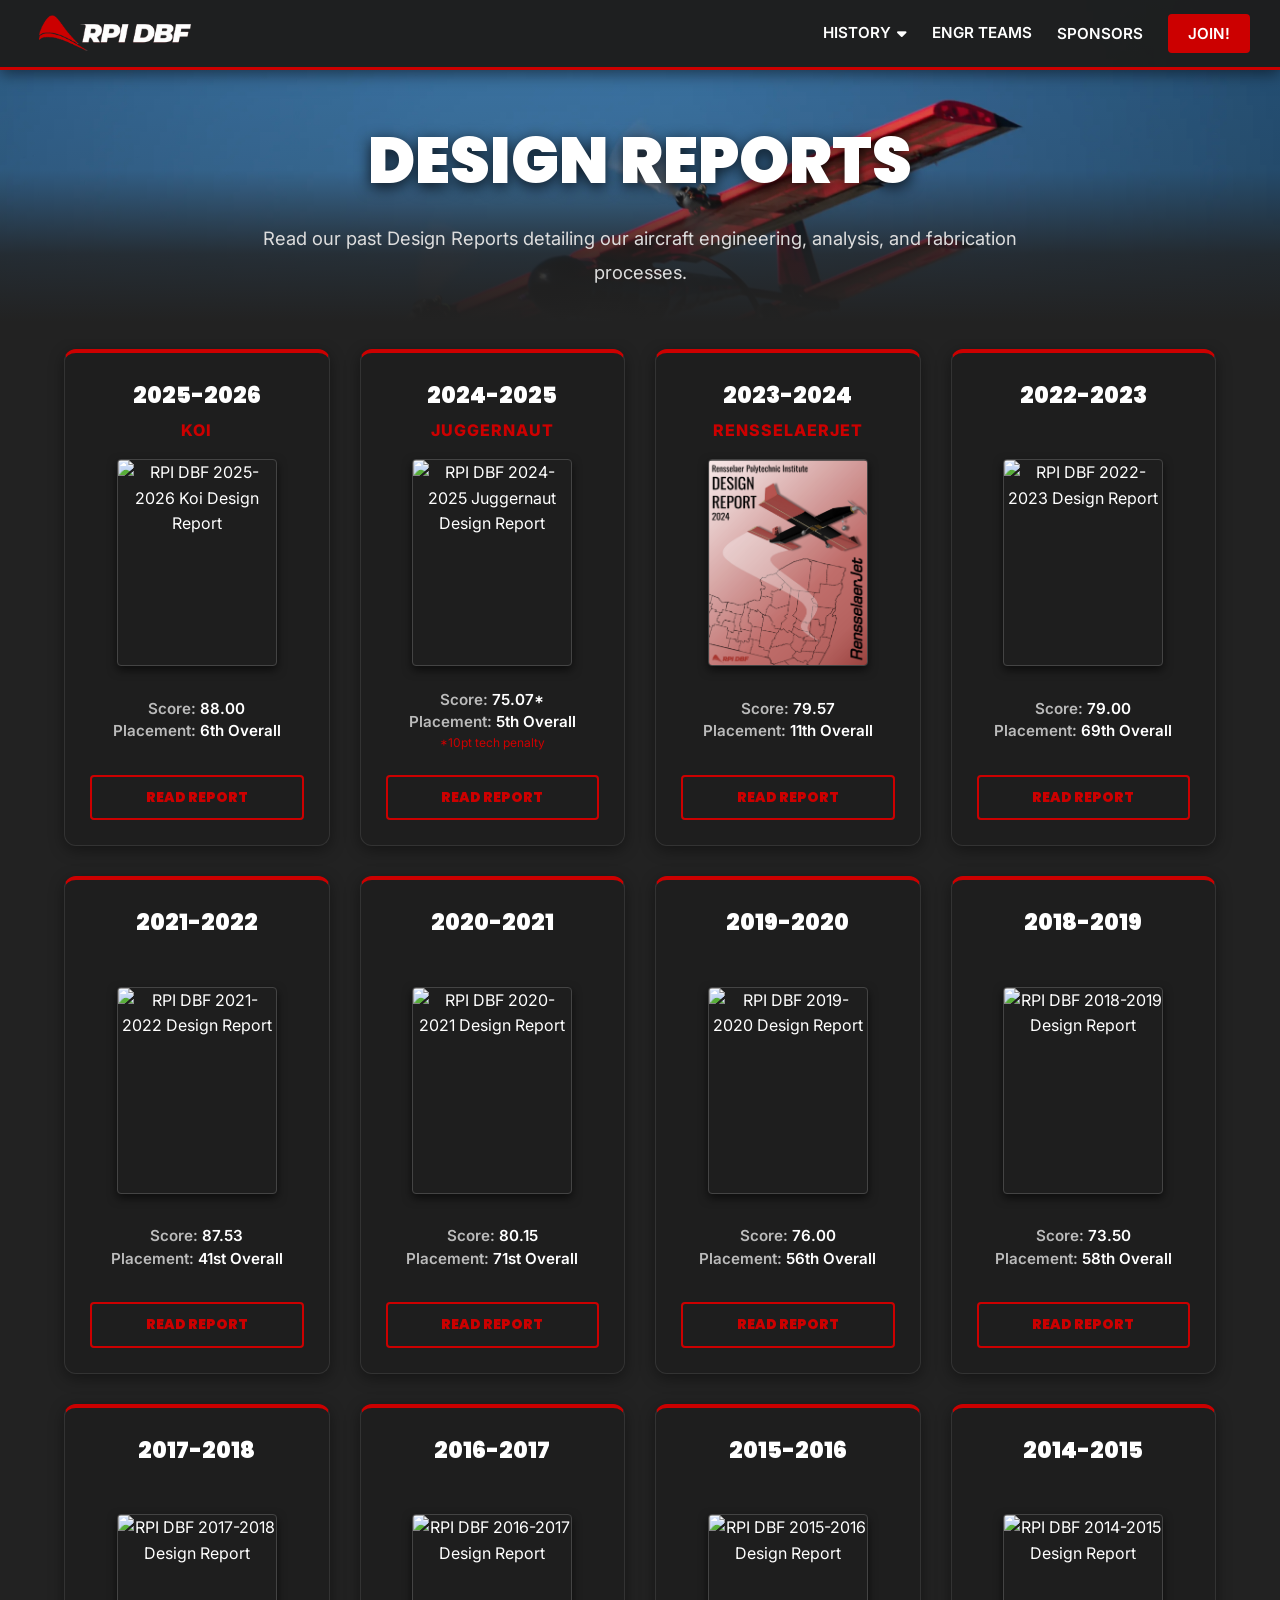
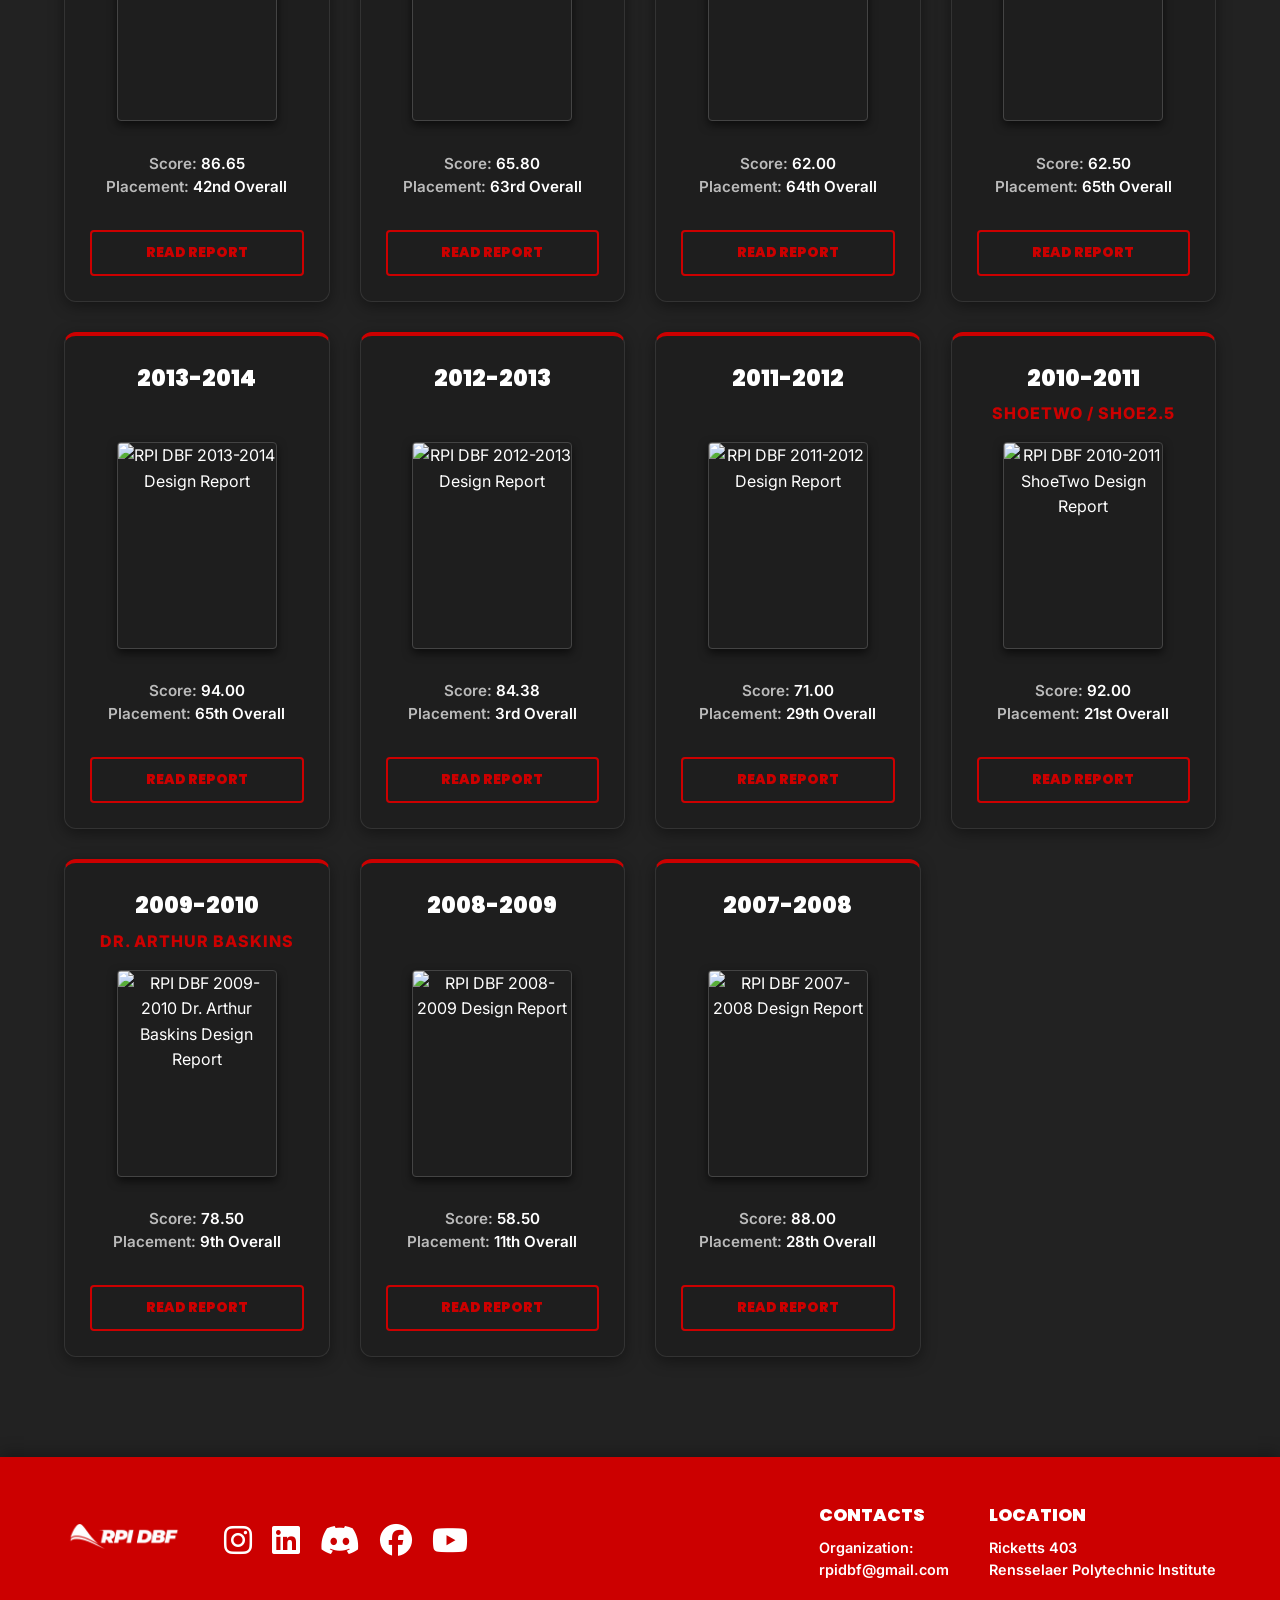
<file: reports.html>
<!DOCTYPE html>
<html lang="en">
<head>
    <meta charset="UTF-8">
    <meta name="viewport" content="width=device-width, initial-scale=1.0">
    <title>AIAA Design Reports Archive | RPI DBF</title>
    <meta name="description" content="Read past AIAA Design Build Fly engineering design reports, scores, and competition placements from RPI DBF at Rensselaer Polytechnic Institute.">
    <meta name="robots" content="index, follow">
    <link rel="canonical" href="https://rpidbf.com/reports.html">

    <!-- Open Graph -->
    <meta property="og:type" content="website">
    <meta property="og:url" content="https://rpidbf.com/reports.html">
    <meta property="og:title" content="AIAA Design Reports Archive | RPI DBF">
    <meta property="og:description" content="Read past AIAA Design Build Fly engineering design reports from Rensselaer Polytechnic Institute.">
    <meta property="og:image" content="https://rpidbf.com/Photos/Header%20Logo.png">

    <link rel="icon" type="image/png" href="Photos/logo.png">
    <link href="https://fonts.googleapis.com/css2?family=Inter:wght@400;600&family=Poppins:wght@600;800;900&display=swap" rel="stylesheet">
    <link rel="stylesheet" href="https://cdnjs.cloudflare.com/ajax/libs/font-awesome/6.4.0/css/all.min.css">
    <link rel="stylesheet" href="styles.css"> 
</head>
<body>
    
    <nav id="navbar">
        <div class="nav-container">
            <a href="index.html" class="logo">
                <img src="Photos/Header Logo.png" alt="RPI DBF Logo" class="nav-logo-img">
            </a>
            <ul class="nav-links">
                <li class="dropdown">
                    <a href="history.html" class="dropbtn">History <i class="fas fa-caret-down"></i></a>
                    <div class="dropdown-content">
                        <a href="history.html">Aircraft</a>
                        <a href="reports.html">Reports</a>
                        <a href="alumni.html">Alumni</a>
                    </div>
                </li>
                <li class="dropdown">
                    <a href="subteams.html" class="dropbtn">Engr Teams</a>
                </li>
                <li><a href="sponsors.html">Sponsors</a></li>
                <li><a href="join.html" class="btn-nav">Join!</a></li>
            </ul>
        </div>
    </nav>

    <section class="page-header" style="background: linear-gradient(to bottom, rgba(34, 34, 34, 0.05) 0%, rgba(34, 34, 34, 0.2) 50%, rgba(34, 34, 34, 0.85) 75%, var(--main-bg) 95%), url('Photos/background2.webp') no-repeat center 42% / cover; padding: 110px 0 50px 0;">
        <div class="container text-center">
            <h1 style="font-size: 4rem; text-shadow: 0px 4px 15px rgba(0, 0, 0, 0.8); margin-bottom: 10px;">Design Reports</h1>
            <p style="font-size: 1.15rem; color: #dddddd; max-width: 800px; margin: 0 auto; line-height: 1.8;">Read our past Design Reports detailing our aircraft engineering, analysis, and fabrication processes.</p>
        </div>
    </section>

    <section class="section" style="padding-top: 10px;">
        <div class="container">

            <div style="display: grid; grid-template-columns: repeat(auto-fill, minmax(240px, 1fr)); gap: 30px;">

                <!-- 2025-2026 -->
                <div style="background: var(--darker-bg); border: 1px solid #333; border-top: 4px solid var(--rpi-red); border-radius: 12px; padding: 25px; display: flex; flex-direction: column; align-items: center; text-align: center; box-shadow: 0 4px 15px rgba(0,0,0,0.4);">
                    <h2 style="color: var(--text-light); font-size: 1.4rem; font-family: var(--font-heading); margin-bottom: 5px;">2025-2026</h2>
                    <p style="color: var(--rpi-red); font-weight: 800; font-size: 1rem; margin-bottom: 15px; text-transform: uppercase; letter-spacing: 1px; min-height: 1.2em; display: flex; align-items: center; justify-content: center;">Koi</p>
                    <img src="https://drive.google.com/thumbnail?id=1ETMw73nWllaxVcp36j04cRx54O5CTUOF&sz=w600" alt="RPI DBF 2025-2026 Koi Design Report" loading="lazy" onerror="this.src='https://via.placeholder.com/400x550/222222/777777?text=Report+Cover'" style="width: 100%; max-width: 160px; aspect-ratio: 8.5/11; object-fit: cover; border-radius: 4px; box-shadow: 0 4px 10px rgba(0,0,0,0.6); margin-bottom: 20px; border: 1px solid #444;">
                    <div style="color: #bbbbbb; font-size: 0.95rem; margin-bottom: 20px; font-weight: 600; line-height: 1.5; min-height: 4.5em; display: flex; flex-direction: column; justify-content: center;">
                        <div>Score: <span style="color: white;">88.00</span></div>
                        <div>Placement: <span style="color: white;">6th Overall</span></div>
                    </div>
                    <a href="https://drive.google.com/file/d/1ETMw73nWllaxVcp36j04cRx54O5CTUOF/view" target="_blank" rel="noopener" class="btn btn-outline" style="padding: 10px 15px; font-size: 0.85rem; width: 100%; margin-top: auto;">Read Report</a>
                </div>

                <!-- 2024-2025 -->
                <div style="background: var(--darker-bg); border: 1px solid #333; border-top: 4px solid var(--rpi-red); border-radius: 12px; padding: 25px; display: flex; flex-direction: column; align-items: center; text-align: center; box-shadow: 0 4px 15px rgba(0,0,0,0.4);">
                    <h2 style="color: var(--text-light); font-size: 1.4rem; font-family: var(--font-heading); margin-bottom: 5px;">2024-2025</h2>
                    <p style="color: var(--rpi-red); font-weight: 800; font-size: 1rem; margin-bottom: 15px; text-transform: uppercase; letter-spacing: 1px; min-height: 1.2em; display: flex; align-items: center; justify-content: center;">Juggernaut</p>
                    <img src="https://drive.google.com/thumbnail?id=1yc7JJJBAQ9Vu25M41B78-u3o_7pKypHB&sz=w600" alt="RPI DBF 2024-2025 Juggernaut Design Report" loading="lazy" onerror="this.src='https://via.placeholder.com/400x550/222222/777777?text=Report+Cover'" style="width: 100%; max-width: 160px; aspect-ratio: 8.5/11; object-fit: cover; border-radius: 4px; box-shadow: 0 4px 10px rgba(0,0,0,0.6); margin-bottom: 20px; border: 1px solid #444;">
                    <div style="color: #bbbbbb; font-size: 0.95rem; margin-bottom: 20px; font-weight: 600; line-height: 1.5; min-height: 4.5em; display: flex; flex-direction: column; justify-content: center;">
                        <div>Score: <span style="color: white;">75.07*</span></div>
                        <div>Placement: <span style="color: white;">5th Overall</span></div>
                        <span style="font-size: 0.75rem; color: var(--rpi-red); font-weight: 400;">*10pt tech penalty</span>
                    </div>
                    <a href="https://drive.google.com/file/d/1yc7JJJBAQ9Vu25M41B78-u3o_7pKypHB/view" target="_blank" rel="noopener" class="btn btn-outline" style="padding: 10px 15px; font-size: 0.85rem; width: 100%; margin-top: auto;">Read Report</a>
                </div>

                <!-- 2023-2024 -->
                <div style="background: var(--darker-bg); border: 1px solid #333; border-top: 4px solid var(--rpi-red); border-radius: 12px; padding: 25px; display: flex; flex-direction: column; align-items: center; text-align: center; box-shadow: 0 4px 15px rgba(0,0,0,0.4);">
                    <h2 style="color: var(--text-light); font-size: 1.4rem; font-family: var(--font-heading); margin-bottom: 5px;">2023-2024</h2>
                    <p style="color: var(--rpi-red); font-weight: 800; font-size: 1rem; margin-bottom: 15px; text-transform: uppercase; letter-spacing: 1px; min-height: 1.2em; display: flex; align-items: center; justify-content: center;">Rensselaerjet</p>
                    <img src="Photos/2023-2024%20report.png" alt="RPI DBF 2023-2024 Rensselaerjet Design Report" loading="lazy" onerror="this.src='https://via.placeholder.com/400x550/222222/777777?text=Report+Cover'" style="width: 100%; max-width: 160px; aspect-ratio: 8.5/11; object-fit: cover; border-radius: 4px; box-shadow: 0 4px 10px rgba(0,0,0,0.6); margin-bottom: 20px; border: 1px solid #444;">
                    <div style="color: #bbbbbb; font-size: 0.95rem; margin-bottom: 20px; font-weight: 600; line-height: 1.5; min-height: 4.5em; display: flex; flex-direction: column; justify-content: center;">
                        <div>Score: <span style="color: white;">79.57</span></div>
                        <div>Placement: <span style="color: white;">11th Overall</span></div>
                    </div>
                    <a href="https://drive.google.com/file/d/17DY2rtGa3IeQ6t4N80-xDpAx48BfLRxV/view" target="_blank" rel="noopener" class="btn btn-outline" style="padding: 10px 15px; font-size: 0.85rem; width: 100%; margin-top: auto;">Read Report</a>
                </div>

                <!-- 2022-2023 -->
                <div style="background: var(--darker-bg); border: 1px solid #333; border-top: 4px solid var(--rpi-red); border-radius: 12px; padding: 25px; display: flex; flex-direction: column; align-items: center; text-align: center; box-shadow: 0 4px 15px rgba(0,0,0,0.4);">
                    <h2 style="color: var(--text-light); font-size: 1.4rem; font-family: var(--font-heading); margin-bottom: 5px;">2022-2023</h2>
                    <p style="color: var(--rpi-red); font-weight: 800; font-size: 1rem; margin-bottom: 15px; text-transform: uppercase; letter-spacing: 1px; min-height: 1.2em; display: flex; align-items: center; justify-content: center;">&nbsp;</p>
                    <img src="https://drive.google.com/thumbnail?id=1MkAunXAFEbfg6cxWwb4eqr9oTwKT8iFr&sz=w600" alt="RPI DBF 2022-2023 Design Report" loading="lazy" onerror="this.src='https://via.placeholder.com/400x550/222222/777777?text=Report+Cover'" style="width: 100%; max-width: 160px; aspect-ratio: 8.5/11; object-fit: cover; border-radius: 4px; box-shadow: 0 4px 10px rgba(0,0,0,0.6); margin-bottom: 20px; border: 1px solid #444;">
                    <div style="color: #bbbbbb; font-size: 0.95rem; margin-bottom: 20px; font-weight: 600; line-height: 1.5; min-height: 4.5em; display: flex; flex-direction: column; justify-content: center;">
                        <div>Score: <span style="color: white;">79.00</span></div>
                        <div>Placement: <span style="color: white;">69th Overall</span></div>
                    </div>
                    <a href="https://drive.google.com/file/d/1MkAunXAFEbfg6cxWwb4eqr9oTwKT8iFr/view" target="_blank" rel="noopener" class="btn btn-outline" style="padding: 10px 15px; font-size: 0.85rem; width: 100%; margin-top: auto;">Read Report</a>
                </div>

                <!-- 2021-2022 -->
                <div style="background: var(--darker-bg); border: 1px solid #333; border-top: 4px solid var(--rpi-red); border-radius: 12px; padding: 25px; display: flex; flex-direction: column; align-items: center; text-align: center; box-shadow: 0 4px 15px rgba(0,0,0,0.4);">
                    <h2 style="color: var(--text-light); font-size: 1.4rem; font-family: var(--font-heading); margin-bottom: 5px;">2021-2022</h2>
                    <p style="color: var(--rpi-red); font-weight: 800; font-size: 1rem; margin-bottom: 15px; text-transform: uppercase; letter-spacing: 1px; min-height: 1.2em; display: flex; align-items: center; justify-content: center;">&nbsp;</p>
                    <img src="https://drive.google.com/thumbnail?id=1lr0oxS5yBt1rY5USqfJsDBYQb_3TcNZR&sz=w600" alt="RPI DBF 2021-2022 Design Report" loading="lazy" onerror="this.src='https://via.placeholder.com/400x550/222222/777777?text=Report+Cover'" style="width: 100%; max-width: 160px; aspect-ratio: 8.5/11; object-fit: cover; border-radius: 4px; box-shadow: 0 4px 10px rgba(0,0,0,0.6); margin-bottom: 20px; border: 1px solid #444;">
                    <div style="color: #bbbbbb; font-size: 0.95rem; margin-bottom: 20px; font-weight: 600; line-height: 1.5; min-height: 4.5em; display: flex; flex-direction: column; justify-content: center;">
                        <div>Score: <span style="color: white;">87.53</span></div>
                        <div>Placement: <span style="color: white;">41st Overall</span></div>
                    </div>
                    <a href="https://drive.google.com/file/d/1lr0oxS5yBt1rY5USqfJsDBYQb_3TcNZR/view" target="_blank" rel="noopener" class="btn btn-outline" style="padding: 10px 15px; font-size: 0.85rem; width: 100%; margin-top: auto;">Read Report</a>
                </div>

                <!-- 2020-2021 -->
                <div style="background: var(--darker-bg); border: 1px solid #333; border-top: 4px solid var(--rpi-red); border-radius: 12px; padding: 25px; display: flex; flex-direction: column; align-items: center; text-align: center; box-shadow: 0 4px 15px rgba(0,0,0,0.4);">
                    <h2 style="color: var(--text-light); font-size: 1.4rem; font-family: var(--font-heading); margin-bottom: 5px;">2020-2021</h2>
                    <p style="color: var(--rpi-red); font-weight: 800; font-size: 1rem; margin-bottom: 15px; text-transform: uppercase; letter-spacing: 1px; min-height: 1.2em; display: flex; align-items: center; justify-content: center;">&nbsp;</p>
                    <img src="https://drive.google.com/thumbnail?id=1ayNI3t3TdGlrcCTJvsA7ziQmqYqK4AZS&sz=w600" alt="RPI DBF 2020-2021 Design Report" loading="lazy" onerror="this.src='https://via.placeholder.com/400x550/222222/777777?text=Report+Cover'" style="width: 100%; max-width: 160px; aspect-ratio: 8.5/11; object-fit: cover; border-radius: 4px; box-shadow: 0 4px 10px rgba(0,0,0,0.6); margin-bottom: 20px; border: 1px solid #444;">
                    <div style="color: #bbbbbb; font-size: 0.95rem; margin-bottom: 20px; font-weight: 600; line-height: 1.5; min-height: 4.5em; display: flex; flex-direction: column; justify-content: center;">
                        <div>Score: <span style="color: white;">80.15</span></div>
                        <div>Placement: <span style="color: white;">71st Overall</span></div>
                    </div>
                    <a href="https://drive.google.com/file/d/1ayNI3t3TdGlrcCTJvsA7ziQmqYqK4AZS/view" target="_blank" rel="noopener" class="btn btn-outline" style="padding: 10px 15px; font-size: 0.85rem; width: 100%; margin-top: auto;">Read Report</a>
                </div>

                <!-- 2019-2020 -->
                <div style="background: var(--darker-bg); border: 1px solid #333; border-top: 4px solid var(--rpi-red); border-radius: 12px; padding: 25px; display: flex; flex-direction: column; align-items: center; text-align: center; box-shadow: 0 4px 15px rgba(0,0,0,0.4);">
                    <h2 style="color: var(--text-light); font-size: 1.4rem; font-family: var(--font-heading); margin-bottom: 5px;">2019-2020</h2>
                    <p style="color: var(--rpi-red); font-weight: 800; font-size: 1rem; margin-bottom: 15px; text-transform: uppercase; letter-spacing: 1px; min-height: 1.2em; display: flex; align-items: center; justify-content: center;">&nbsp;</p>
                    <img src="https://drive.google.com/thumbnail?id=1t6BMg1pjwirGlJNtzormSb3Zw-dqThZ0&sz=w600" alt="RPI DBF 2019-2020 Design Report" loading="lazy" onerror="this.src='https://via.placeholder.com/400x550/222222/777777?text=Report+Cover'" style="width: 100%; max-width: 160px; aspect-ratio: 8.5/11; object-fit: cover; border-radius: 4px; box-shadow: 0 4px 10px rgba(0,0,0,0.6); margin-bottom: 20px; border: 1px solid #444;">
                    <div style="color: #bbbbbb; font-size: 0.95rem; margin-bottom: 20px; font-weight: 600; line-height: 1.5; min-height: 4.5em; display: flex; flex-direction: column; justify-content: center;">
                        <div>Score: <span style="color: white;">76.00</span></div>
                        <div>Placement: <span style="color: white;">56th Overall</span></div>
                    </div>
                    <a href="https://drive.google.com/file/d/1t6BMg1pjwirGlJNtzormSb3Zw-dqThZ0/view" target="_blank" rel="noopener" class="btn btn-outline" style="padding: 10px 15px; font-size: 0.85rem; width: 100%; margin-top: auto;">Read Report</a>
                </div>

                <!-- 2018-2019 -->
                <div style="background: var(--darker-bg); border: 1px solid #333; border-top: 4px solid var(--rpi-red); border-radius: 12px; padding: 25px; display: flex; flex-direction: column; align-items: center; text-align: center; box-shadow: 0 4px 15px rgba(0,0,0,0.4);">
                    <h2 style="color: var(--text-light); font-size: 1.4rem; font-family: var(--font-heading); margin-bottom: 5px;">2018-2019</h2>
                    <p style="color: var(--rpi-red); font-weight: 800; font-size: 1rem; margin-bottom: 15px; text-transform: uppercase; letter-spacing: 1px; min-height: 1.2em; display: flex; align-items: center; justify-content: center;">&nbsp;</p>
                    <img src="https://drive.google.com/thumbnail?id=1LyQ33FUTfcQK04kjLD3mrFg9RPVkKkUK&sz=w600" alt="RPI DBF 2018-2019 Design Report" loading="lazy" onerror="this.src='https://via.placeholder.com/400x550/222222/777777?text=Report+Cover'" style="width: 100%; max-width: 160px; aspect-ratio: 8.5/11; object-fit: cover; border-radius: 4px; box-shadow: 0 4px 10px rgba(0,0,0,0.6); margin-bottom: 20px; border: 1px solid #444;">
                    <div style="color: #bbbbbb; font-size: 0.95rem; margin-bottom: 20px; font-weight: 600; line-height: 1.5; min-height: 4.5em; display: flex; flex-direction: column; justify-content: center;">
                        <div>Score: <span style="color: white;">73.50</span></div>
                        <div>Placement: <span style="color: white;">58th Overall</span></div>
                    </div>
                    <a href="https://drive.google.com/file/d/1LyQ33FUTfcQK04kjLD3mrFg9RPVkKkUK/view" target="_blank" rel="noopener" class="btn btn-outline" style="padding: 10px 15px; font-size: 0.85rem; width: 100%; margin-top: auto;">Read Report</a>
                </div>

                <!-- 2017-2018 -->
                <div style="background: var(--darker-bg); border: 1px solid #333; border-top: 4px solid var(--rpi-red); border-radius: 12px; padding: 25px; display: flex; flex-direction: column; align-items: center; text-align: center; box-shadow: 0 4px 15px rgba(0,0,0,0.4);">
                    <h2 style="color: var(--text-light); font-size: 1.4rem; font-family: var(--font-heading); margin-bottom: 5px;">2017-2018</h2>
                    <p style="color: var(--rpi-red); font-weight: 800; font-size: 1rem; margin-bottom: 15px; text-transform: uppercase; letter-spacing: 1px; min-height: 1.2em; display: flex; align-items: center; justify-content: center;">&nbsp;</p>
                    <img src="https://drive.google.com/thumbnail?id=1MPik0WkG1CXuUA6UMpLDKxO_ly2JjiE7&sz=w600" alt="RPI DBF 2017-2018 Design Report" loading="lazy" onerror="this.src='https://via.placeholder.com/400x550/222222/777777?text=Report+Cover'" style="width: 100%; max-width: 160px; aspect-ratio: 8.5/11; object-fit: cover; border-radius: 4px; box-shadow: 0 4px 10px rgba(0,0,0,0.6); margin-bottom: 20px; border: 1px solid #444;">
                    <div style="color: #bbbbbb; font-size: 0.95rem; margin-bottom: 20px; font-weight: 600; line-height: 1.5; min-height: 4.5em; display: flex; flex-direction: column; justify-content: center;">
                        <div>Score: <span style="color: white;">86.65</span></div>
                        <div>Placement: <span style="color: white;">42nd Overall</span></div>
                    </div>
                    <a href="https://drive.google.com/file/d/1MPik0WkG1CXuUA6UMpLDKxO_ly2JjiE7/view" target="_blank" rel="noopener" class="btn btn-outline" style="padding: 10px 15px; font-size: 0.85rem; width: 100%; margin-top: auto;">Read Report</a>
                </div>

                <!-- 2016-2017 -->
                <div style="background: var(--darker-bg); border: 1px solid #333; border-top: 4px solid var(--rpi-red); border-radius: 12px; padding: 25px; display: flex; flex-direction: column; align-items: center; text-align: center; box-shadow: 0 4px 15px rgba(0,0,0,0.4);">
                    <h2 style="color: var(--text-light); font-size: 1.4rem; font-family: var(--font-heading); margin-bottom: 5px;">2016-2017</h2>
                    <p style="color: var(--rpi-red); font-weight: 800; font-size: 1rem; margin-bottom: 15px; text-transform: uppercase; letter-spacing: 1px; min-height: 1.2em; display: flex; align-items: center; justify-content: center;">&nbsp;</p>
                    <img src="https://drive.google.com/thumbnail?id=1wZ6u1PZHJIvYPIhcMviVON7tDDXG8dCw&sz=w600" alt="RPI DBF 2016-2017 Design Report" loading="lazy" onerror="this.src='https://via.placeholder.com/400x550/222222/777777?text=Report+Cover'" style="width: 100%; max-width: 160px; aspect-ratio: 8.5/11; object-fit: cover; border-radius: 4px; box-shadow: 0 4px 10px rgba(0,0,0,0.6); margin-bottom: 20px; border: 1px solid #444;">
                    <div style="color: #bbbbbb; font-size: 0.95rem; margin-bottom: 20px; font-weight: 600; line-height: 1.5; min-height: 4.5em; display: flex; flex-direction: column; justify-content: center;">
                        <div>Score: <span style="color: white;">65.80</span></div>
                        <div>Placement: <span style="color: white;">63rd Overall</span></div>
                    </div>
                    <a href="https://drive.google.com/file/d/1wZ6u1PZHJIvYPIhcMviVON7tDDXG8dCw/view" target="_blank" rel="noopener" class="btn btn-outline" style="padding: 10px 15px; font-size: 0.85rem; width: 100%; margin-top: auto;">Read Report</a>
                </div>

                <!-- 2015-2016 -->
                <div style="background: var(--darker-bg); border: 1px solid #333; border-top: 4px solid var(--rpi-red); border-radius: 12px; padding: 25px; display: flex; flex-direction: column; align-items: center; text-align: center; box-shadow: 0 4px 15px rgba(0,0,0,0.4);">
                    <h2 style="color: var(--text-light); font-size: 1.4rem; font-family: var(--font-heading); margin-bottom: 5px;">2015-2016</h2>
                    <p style="color: var(--rpi-red); font-weight: 800; font-size: 1rem; margin-bottom: 15px; text-transform: uppercase; letter-spacing: 1px; min-height: 1.2em; display: flex; align-items: center; justify-content: center;">&nbsp;</p>
                    <img src="https://drive.google.com/thumbnail?id=1COrUsHT0Ktxf5ueYgjvOJbdgjbtCZkoQ&sz=w600" alt="RPI DBF 2015-2016 Design Report" loading="lazy" onerror="this.src='https://via.placeholder.com/400x550/222222/777777?text=Report+Cover'" style="width: 100%; max-width: 160px; aspect-ratio: 8.5/11; object-fit: cover; border-radius: 4px; box-shadow: 0 4px 10px rgba(0,0,0,0.6); margin-bottom: 20px; border: 1px solid #444;">
                    <div style="color: #bbbbbb; font-size: 0.95rem; margin-bottom: 20px; font-weight: 600; line-height: 1.5; min-height: 4.5em; display: flex; flex-direction: column; justify-content: center;">
                        <div>Score: <span style="color: white;">62.00</span></div>
                        <div>Placement: <span style="color: white;">64th Overall</span></div>
                    </div>
                    <a href="https://drive.google.com/file/d/1COrUsHT0Ktxf5ueYgjvOJbdgjbtCZkoQ/view" target="_blank" rel="noopener" class="btn btn-outline" style="padding: 10px 15px; font-size: 0.85rem; width: 100%; margin-top: auto;">Read Report</a>
                </div>

                <!-- 2014-2015 -->
                <div style="background: var(--darker-bg); border: 1px solid #333; border-top: 4px solid var(--rpi-red); border-radius: 12px; padding: 25px; display: flex; flex-direction: column; align-items: center; text-align: center; box-shadow: 0 4px 15px rgba(0,0,0,0.4);">
                    <h2 style="color: var(--text-light); font-size: 1.4rem; font-family: var(--font-heading); margin-bottom: 5px;">2014-2015</h2>
                    <p style="color: var(--rpi-red); font-weight: 800; font-size: 1rem; margin-bottom: 15px; text-transform: uppercase; letter-spacing: 1px; min-height: 1.2em; display: flex; align-items: center; justify-content: center;">&nbsp;</p>
                    <img src="https://drive.google.com/thumbnail?id=120nI853NhuN61hxKHLyWc22NPHZmbzAb&sz=w600" alt="RPI DBF 2014-2015 Design Report" loading="lazy" onerror="this.src='https://via.placeholder.com/400x550/222222/777777?text=Report+Cover'" style="width: 100%; max-width: 160px; aspect-ratio: 8.5/11; object-fit: cover; border-radius: 4px; box-shadow: 0 4px 10px rgba(0,0,0,0.6); margin-bottom: 20px; border: 1px solid #444;">
                    <div style="color: #bbbbbb; font-size: 0.95rem; margin-bottom: 20px; font-weight: 600; line-height: 1.5; min-height: 4.5em; display: flex; flex-direction: column; justify-content: center;">
                        <div>Score: <span style="color: white;">62.50</span></div>
                        <div>Placement: <span style="color: white;">65th Overall</span></div>
                    </div>
                    <a href="https://drive.google.com/file/d/120nI853NhuN61hxKHLyWc22NPHZmbzAb/view" target="_blank" rel="noopener" class="btn btn-outline" style="padding: 10px 15px; font-size: 0.85rem; width: 100%; margin-top: auto;">Read Report</a>
                </div>

                <!-- 2013-2014 -->
                <div style="background: var(--darker-bg); border: 1px solid #333; border-top: 4px solid var(--rpi-red); border-radius: 12px; padding: 25px; display: flex; flex-direction: column; align-items: center; text-align: center; box-shadow: 0 4px 15px rgba(0,0,0,0.4);">
                    <h2 style="color: var(--text-light); font-size: 1.4rem; font-family: var(--font-heading); margin-bottom: 5px;">2013-2014</h2>
                    <p style="color: var(--rpi-red); font-weight: 800; font-size: 1rem; margin-bottom: 15px; text-transform: uppercase; letter-spacing: 1px; min-height: 1.2em; display: flex; align-items: center; justify-content: center;">&nbsp;</p>
                    <img src="https://drive.google.com/thumbnail?id=1acgNcTuCwY7Pgw_sKko1A37NCUBcKbiQ&sz=w600" alt="RPI DBF 2013-2014 Design Report" loading="lazy" onerror="this.src='https://via.placeholder.com/400x550/222222/777777?text=Report+Cover'" style="width: 100%; max-width: 160px; aspect-ratio: 8.5/11; object-fit: cover; border-radius: 4px; box-shadow: 0 4px 10px rgba(0,0,0,0.6); margin-bottom: 20px; border: 1px solid #444;">
                    <div style="color: #bbbbbb; font-size: 0.95rem; margin-bottom: 20px; font-weight: 600; line-height: 1.5; min-height: 4.5em; display: flex; flex-direction: column; justify-content: center;">
                        <div>Score: <span style="color: white;">94.00</span></div>
                        <div>Placement: <span style="color: white;">65th Overall</span></div>
                    </div>
                    <a href="https://drive.google.com/file/d/1acgNcTuCwY7Pgw_sKko1A37NCUBcKbiQ/view" target="_blank" rel="noopener" class="btn btn-outline" style="padding: 10px 15px; font-size: 0.85rem; width: 100%; margin-top: auto;">Read Report</a>
                </div>

                <!-- 2012-2013 -->
                <div style="background: var(--darker-bg); border: 1px solid #333; border-top: 4px solid var(--rpi-red); border-radius: 12px; padding: 25px; display: flex; flex-direction: column; align-items: center; text-align: center; box-shadow: 0 4px 15px rgba(0,0,0,0.4);">
                    <h2 style="color: var(--text-light); font-size: 1.4rem; font-family: var(--font-heading); margin-bottom: 5px;">2012-2013</h2>
                    <p style="color: var(--rpi-red); font-weight: 800; font-size: 1rem; margin-bottom: 15px; text-transform: uppercase; letter-spacing: 1px; min-height: 1.2em; display: flex; align-items: center; justify-content: center;">&nbsp;</p>
                    <img src="https://drive.google.com/thumbnail?id=10BbvUheo8V100GkOMgoJUa2yMexnfxQ0&sz=w600" alt="RPI DBF 2012-2013 Design Report" loading="lazy" onerror="this.src='https://via.placeholder.com/400x550/222222/777777?text=Report+Cover'" style="width: 100%; max-width: 160px; aspect-ratio: 8.5/11; object-fit: cover; border-radius: 4px; box-shadow: 0 4px 10px rgba(0,0,0,0.6); margin-bottom: 20px; border: 1px solid #444;">
                    <div style="color: #bbbbbb; font-size: 0.95rem; margin-bottom: 20px; font-weight: 600; line-height: 1.5; min-height: 4.5em; display: flex; flex-direction: column; justify-content: center;">
                        <div>Score: <span style="color: white;">84.38</span></div>
                        <div>Placement: <span style="color: white;">3rd Overall</span></div>
                    </div>
                    <a href="https://drive.google.com/file/d/10BbvUheo8V100GkOMgoJUa2yMexnfxQ0/view" target="_blank" rel="noopener" class="btn btn-outline" style="padding: 10px 15px; font-size: 0.85rem; width: 100%; margin-top: auto;">Read Report</a>
                </div>

                <!-- 2011-2012 -->
                <div style="background: var(--darker-bg); border: 1px solid #333; border-top: 4px solid var(--rpi-red); border-radius: 12px; padding: 25px; display: flex; flex-direction: column; align-items: center; text-align: center; box-shadow: 0 4px 15px rgba(0,0,0,0.4);">
                    <h2 style="color: var(--text-light); font-size: 1.4rem; font-family: var(--font-heading); margin-bottom: 5px;">2011-2012</h2>
                    <p style="color: var(--rpi-red); font-weight: 800; font-size: 1rem; margin-bottom: 15px; text-transform: uppercase; letter-spacing: 1px; min-height: 1.2em; display: flex; align-items: center; justify-content: center;">&nbsp;</p>
                    <img src="https://drive.google.com/thumbnail?id=1lKUsKnQ2QzFSYDGMH5UkuWjL5t2F3eOq&sz=w600" alt="RPI DBF 2011-2012 Design Report" loading="lazy" onerror="this.src='https://via.placeholder.com/400x550/222222/777777?text=Report+Cover'" style="width: 100%; max-width: 160px; aspect-ratio: 8.5/11; object-fit: cover; border-radius: 4px; box-shadow: 0 4px 10px rgba(0,0,0,0.6); margin-bottom: 20px; border: 1px solid #444;">
                    <div style="color: #bbbbbb; font-size: 0.95rem; margin-bottom: 20px; font-weight: 600; line-height: 1.5; min-height: 4.5em; display: flex; flex-direction: column; justify-content: center;">
                        <div>Score: <span style="color: white;">71.00</span></div>
                        <div>Placement: <span style="color: white;">29th Overall</span></div>
                    </div>
                    <a href="https://drive.google.com/file/d/1lKUsKnQ2QzFSYDGMH5UkuWjL5t2F3eOq/view" target="_blank" rel="noopener" class="btn btn-outline" style="padding: 10px 15px; font-size: 0.85rem; width: 100%; margin-top: auto;">Read Report</a>
                </div>

                <!-- 2010-2011 -->
                <div style="background: var(--darker-bg); border: 1px solid #333; border-top: 4px solid var(--rpi-red); border-radius: 12px; padding: 25px; display: flex; flex-direction: column; align-items: center; text-align: center; box-shadow: 0 4px 15px rgba(0,0,0,0.4);">
                    <h2 style="color: var(--text-light); font-size: 1.4rem; font-family: var(--font-heading); margin-bottom: 5px;">2010-2011</h2>
                    <p style="color: var(--rpi-red); font-weight: 800; font-size: 1rem; margin-bottom: 15px; text-transform: uppercase; letter-spacing: 1px; min-height: 1.2em; display: flex; align-items: center; justify-content: center;">ShoeTwo / Shoe2.5</p>
                    <img src="https://drive.google.com/thumbnail?id=1RAyNIJh5htkJxZJ7dCAS_D8Z2l8CHPSX&sz=w600" alt="RPI DBF 2010-2011 ShoeTwo Design Report" loading="lazy" onerror="this.src='https://via.placeholder.com/400x550/222222/777777?text=Report+Cover'" style="width: 100%; max-width: 160px; aspect-ratio: 8.5/11; object-fit: cover; border-radius: 4px; box-shadow: 0 4px 10px rgba(0,0,0,0.6); margin-bottom: 20px; border: 1px solid #444;">
                    <div style="color: #bbbbbb; font-size: 0.95rem; margin-bottom: 20px; font-weight: 600; line-height: 1.5; min-height: 4.5em; display: flex; flex-direction: column; justify-content: center;">
                        <div>Score: <span style="color: white;">92.00</span></div>
                        <div>Placement: <span style="color: white;">21st Overall</span></div>
                    </div>
                    <a href="https://drive.google.com/file/d/1RAyNIJh5htkJxZJ7dCAS_D8Z2l8CHPSX/view" target="_blank" rel="noopener" class="btn btn-outline" style="padding: 10px 15px; font-size: 0.85rem; width: 100%; margin-top: auto;">Read Report</a>
                </div>

                <!-- 2009-2010 -->
                <div style="background: var(--darker-bg); border: 1px solid #333; border-top: 4px solid var(--rpi-red); border-radius: 12px; padding: 25px; display: flex; flex-direction: column; align-items: center; text-align: center; box-shadow: 0 4px 15px rgba(0,0,0,0.4);">
                    <h2 style="color: var(--text-light); font-size: 1.4rem; font-family: var(--font-heading); margin-bottom: 5px;">2009-2010</h2>
                    <p style="color: var(--rpi-red); font-weight: 800; font-size: 1rem; margin-bottom: 15px; text-transform: uppercase; letter-spacing: 1px; min-height: 1.2em; display: flex; align-items: center; justify-content: center;">Dr. Arthur Baskins</p>
                    <img src="https://drive.google.com/thumbnail?id=1xjjuhS03ZA_a_Bf8piYtryNAeKWS8EU3&sz=w600" alt="RPI DBF 2009-2010 Dr. Arthur Baskins Design Report" loading="lazy" onerror="this.src='https://via.placeholder.com/400x550/222222/777777?text=Report+Cover'" style="width: 100%; max-width: 160px; aspect-ratio: 8.5/11; object-fit: cover; border-radius: 4px; box-shadow: 0 4px 10px rgba(0,0,0,0.6); margin-bottom: 20px; border: 1px solid #444;">
                    <div style="color: #bbbbbb; font-size: 0.95rem; margin-bottom: 20px; font-weight: 600; line-height: 1.5; min-height: 4.5em; display: flex; flex-direction: column; justify-content: center;">
                        <div>Score: <span style="color: white;">78.50</span></div>
                        <div>Placement: <span style="color: white;">9th Overall</span></div>
                    </div>
                    <a href="https://drive.google.com/file/d/1xjjuhS03ZA_a_Bf8piYtryNAeKWS8EU3/view" target="_blank" rel="noopener" class="btn btn-outline" style="padding: 10px 15px; font-size: 0.85rem; width: 100%; margin-top: auto;">Read Report</a>
                </div>

                <!-- 2008-2009 -->
                <div style="background: var(--darker-bg); border: 1px solid #333; border-top: 4px solid var(--rpi-red); border-radius: 12px; padding: 25px; display: flex; flex-direction: column; align-items: center; text-align: center; box-shadow: 0 4px 15px rgba(0,0,0,0.4);">
                    <h2 style="color: var(--text-light); font-size: 1.4rem; font-family: var(--font-heading); margin-bottom: 5px;">2008-2009</h2>
                    <p style="color: var(--rpi-red); font-weight: 800; font-size: 1rem; margin-bottom: 15px; text-transform: uppercase; letter-spacing: 1px; min-height: 1.2em; display: flex; align-items: center; justify-content: center;">&nbsp;</p>
                    <img src="https://drive.google.com/thumbnail?id=1qjZx-DEAXq-waR31NmTyfNhza8IGRbEf&sz=w600" alt="RPI DBF 2008-2009 Design Report" loading="lazy" onerror="this.src='https://via.placeholder.com/400x550/222222/777777?text=Report+Cover'" style="width: 100%; max-width: 160px; aspect-ratio: 8.5/11; object-fit: cover; border-radius: 4px; box-shadow: 0 4px 10px rgba(0,0,0,0.6); margin-bottom: 20px; border: 1px solid #444;">
                    <div style="color: #bbbbbb; font-size: 0.95rem; margin-bottom: 20px; font-weight: 600; line-height: 1.5; min-height: 4.5em; display: flex; flex-direction: column; justify-content: center;">
                        <div>Score: <span style="color: white;">58.50</span></div>
                        <div>Placement: <span style="color: white;">11th Overall</span></div>
                    </div>
                    <a href="https://drive.google.com/file/d/1qjZx-DEAXq-waR31NmTyfNhza8IGRbEf/view" target="_blank" rel="noopener" class="btn btn-outline" style="padding: 10px 15px; font-size: 0.85rem; width: 100%; margin-top: auto;">Read Report</a>
                </div>

                <!-- 2007-2008 -->
                <div style="background: var(--darker-bg); border: 1px solid #333; border-top: 4px solid var(--rpi-red); border-radius: 12px; padding: 25px; display: flex; flex-direction: column; align-items: center; text-align: center; box-shadow: 0 4px 15px rgba(0,0,0,0.4);">
                    <h2 style="color: var(--text-light); font-size: 1.4rem; font-family: var(--font-heading); margin-bottom: 5px;">2007-2008</h2>
                    <p style="color: var(--rpi-red); font-weight: 800; font-size: 1rem; margin-bottom: 15px; text-transform: uppercase; letter-spacing: 1px; min-height: 1.2em; display: flex; align-items: center; justify-content: center;">&nbsp;</p>
                    <img src="https://drive.google.com/thumbnail?id=1ZmPWLDFIMVzAUftdKj__B24apee-4TOY&sz=w600" alt="RPI DBF 2007-2008 Design Report" loading="lazy" onerror="this.src='https://via.placeholder.com/400x550/222222/777777?text=Report+Cover'" style="width: 100%; max-width: 160px; aspect-ratio: 8.5/11; object-fit: cover; border-radius: 4px; box-shadow: 0 4px 10px rgba(0,0,0,0.6); margin-bottom: 20px; border: 1px solid #444;">
                    <div style="color: #bbbbbb; font-size: 0.95rem; margin-bottom: 20px; font-weight: 600; line-height: 1.5; min-height: 4.5em; display: flex; flex-direction: column; justify-content: center;">
                        <div>Score: <span style="color: white;">88.00</span></div>
                        <div>Placement: <span style="color: white;">28th Overall</span></div>
                    </div>
                    <a href="https://drive.google.com/file/d/1ZmPWLDFIMVzAUftdKj__B24apee-4TOY/view" target="_blank" rel="noopener" class="btn btn-outline" style="padding: 10px 15px; font-size: 0.85rem; width: 100%; margin-top: auto;">Read Report</a>
                </div>

            </div>
        </div>
    </section>

    <footer class="site-footer">
        <div class="footer-container">
            <div class="footer-col footer-logo">
                <a href="index.html">
                    <img src="Photos/rpi_dbf.png" alt="RPI DBF Logo" loading="lazy">
                </a>
            </div>
            <div class="footer-col footer-social">
                <div class="social-links">
                    <a href="https://www.instagram.com/rpidbf/" target="_blank" rel="noopener" aria-label="Instagram"><i class="fab fa-instagram"></i></a>
                    <a href="https://www.linkedin.com/in/rpidbf/" target="_blank" rel="noopener" aria-label="LinkedIn"><i class="fab fa-linkedin"></i></a>
                    <a href="https://discord.gg/p33m8uF" target="_blank" rel="noopener" aria-label="Discord"><i class="fab fa-discord"></i></a>
                    <a href="https://www.facebook.com/rpidbf" target="_blank" rel="noopener" aria-label="Facebook"><i class="fab fa-facebook"></i></a>
                    <a href="https://www.youtube.com/@RPIDBF" target="_blank" rel="noopener" aria-label="YouTube"><i class="fab fa-youtube"></i></a>
                </div>
            </div>
            <div class="footer-col footer-contact">
                <h4>Contacts</h4>
                <p>Organization:<br>
                <a href="mailto:rpidbf@gmail.com">rpidbf@gmail.com</a></p>
            </div>
            <div class="footer-col footer-location">
                <h4>Location</h4>
                <p>Ricketts 403<br>
                Rensselaer Polytechnic Institute</p>
            </div>
        </div>
    </footer>

</body>
</html>
</file>
<file: styles.css>
/* --- Variables & Setup --- */
:root {
    --rpi-red: #cc0000; 
    --main-bg: #222222; 
    --dark-bg: #2a2a2a; 
    --darker-bg: #1e1e1e; 
    --text-light: #ffffff;
    --text-dark: #212529;
    --font-heading: 'Poppins', sans-serif;
    --font-body: 'Inter', sans-serif;
}

* { margin: 0; padding: 0; box-sizing: border-box; }

html { scroll-behavior: smooth; } 

body {
    font-family: var(--font-body);
    font-weight: 400;
    line-height: 1.6;
    color: var(--text-light);
    background-color: var(--main-bg); 
    display: flex;
    flex-direction: column;
    min-height: 100vh;
    overflow-x: hidden;
}

h1, h2, h3, h4 {
    font-family: var(--font-heading);
    text-transform: uppercase;
    font-weight: 900;
}

a { text-decoration: none; color: inherit; }

/* 1. Lock the navbar to a small, thin size */
#navbar {
    position: fixed;
    top: 0; 
    width: 100%;
    background: rgba(30, 30, 30, 0.98); 
    padding: 5px 0;
    height: 70px;
    z-index: 1000;
    border-bottom: 3px solid var(--rpi-red);
    box-shadow: 0 4px 15px rgba(0,0,0,0.5);
}

/* 2. Make the container fit perfectly inside the locked bar */
.nav-container {
    display: flex; 
    justify-content: space-between; 
    align-items: center;
    width: 100%;
    padding: 0 30px;
    margin: auto;
    height: 100%; 
}

.logo { 
    display: flex;
    align-items: center;
    text-decoration: none;
    height: 40px;
}

.nav-logo-img {
    width: 170px;
    height: auto; 
    max-height: none; 
    transform-origin: left center; 
}

.logo-text {
    color: var(--text-light);
    font-family: var(--font-heading);
    font-weight: 900;
    font-size: 0.8rem;
    margin-top: 5px;
    letter-spacing: 1px;
}

.nav-links { list-style: none; display: flex; align-items: center; gap: 25px; }
.nav-links a { color: var(--text-light); font-weight: 600; font-size: 0.95rem; text-transform: uppercase; transition: color 0.3s; }
.nav-links a:hover { color: var(--rpi-red); }

.btn-nav {
    background: var(--rpi-red); padding: 10px 20px; border-radius: 4px; color: white !important; transition: 0.3s;
}
.btn-nav:hover { background: white !important; color: var(--rpi-red) !important; }

/* --- Navbar Dropdown Styling --- */
.dropdown { position: relative; }
.dropdown .dropbtn { display: flex; align-items: center; gap: 6px; }

.dropdown-content {
    display: none;
    position: absolute;
    background-color: rgba(30, 30, 30, 0.98); 
    min-width: 240px;
    box-shadow: 0px 8px 20px rgba(0,0,0,0.6);
    z-index: 1000;
    top: 100%;
    left: 0;
    border-top: 3px solid var(--rpi-red);
    border-radius: 0 0 6px 6px;
}

.dropdown-content a {
    color: var(--text-light) !important;
    padding: 15px 20px;
    text-decoration: none;
    display: block;
    font-size: 0.9rem;
    border-bottom: 1px solid #333;
    transition: all 0.3s ease;
    text-transform: uppercase;
    font-weight: 700;
}

.dropdown-content a:last-child { border-bottom: none; }
.dropdown-content a:hover { background-color: #2a2a2a; color: var(--rpi-red) !important; padding-left: 28px; }
.nav-links li.dropdown:hover .dropdown-content { display: block; }

/* --- Layout Utilities --- */
.section { padding: 100px 0; flex: 1; }
.container { width: 90%; max-width: 1200px; margin: auto; }
.text-center { text-align: center; }
.divider { height: 5px; width: 80px; background: var(--rpi-red); margin: 25px auto 40px; border-radius: 5px; }

h2 { font-size: 2.8rem; margin-bottom: 10px; }
.lead-text { font-size: 1.3rem; font-weight: 600; margin-bottom: 25px; color: #ccc; }

/* --- Hero Section with Plane Background --- */
.hero {
    height: 100vh; 
    display: flex; 
    align-items: center; 
    justify-content: center; 
    text-align: center;
    background: linear-gradient(rgba(0, 0, 0, 0.4), rgba(0, 0, 0, 0.75)), url('Photos/M3_Flight.jpg') no-repeat center center / cover;
    color: var(--text-light); 
    position: relative;
    padding: 0 20px;
}

.hero-content { z-index: 2; max-width: 900px; width: 100%; }
.title-massive { 
    font-size: clamp(2.2rem, 6vw, 5rem); 
    letter-spacing: 5px; 
    margin-bottom: 10px; 
    text-shadow: 0px 4px 15px rgba(0, 0, 0, 0.8); 
    white-space: normal !important;
}
.subtitle { font-size: 1.4rem; margin-bottom: 30px; font-weight: 400; color: #eeeeee; text-shadow: 0px 2px 10px rgba(0,0,0,0.8); }
.tech-callouts { display: flex; flex-wrap: wrap; justify-content: center; gap: 20px; }
.callout {
    background: rgba(255, 255, 255, 0.05); border: 1px solid rgba(255, 255, 255, 0.1);
    padding: 12px 25px; border-radius: 50px; font-weight: 600; transition: 0.3s;
}
.callout i { color: var(--rpi-red); margin-right: 10px; }

/* --- Split Layouts --- */
.split-layout { display: flex; align-items: center; gap: 60px; }
.text-content { flex: 1; }
.text-content h2 span { color: var(--rpi-red); }
.text-content p { font-size: 1.1rem; color: #bbbbbb; margin-bottom: 30px; }
.feature-list { list-style: none; }
.feature-list li { margin-bottom: 20px; font-size: 1.1rem; background: rgba(255,255,255,0.03); padding: 15px; border-left: 4px solid var(--rpi-red); }
.feature-list i { color: var(--rpi-red); margin-right: 10px; }
.image-placeholder {
    flex: 1; background: linear-gradient(45deg, #2a2a2a, #1e1e1e); height: 500px; display: flex; align-items: center; justify-content: center; border: 1px solid #444; border-radius: 12px; color: #888; font-family: var(--font-heading); font-weight: bold; letter-spacing: 2px; text-align: center; padding: 20px;
}

/* --- Buttons --- */
.action-buttons { margin-top: 50px; display: flex; justify-content: center; gap: 20px; flex-wrap: wrap; }
.btn { padding: 15px 35px; font-weight: 900; text-transform: uppercase; border-radius: 4px; font-family: var(--font-heading); }
.btn-outline { border: 2px solid var(--rpi-red); color: var(--rpi-red); transition: 0.3s; }
.btn-outline:hover { background: var(--rpi-red); color: white !important; border-color: var(--rpi-red) !important;}
.btn-solid { background: var(--dark-bg); color: white; border: 2px solid var(--dark-bg); }
.btn-solid:hover { background: #333; border-color: #333; }
.btn-solid-red { background: var(--rpi-red); color: white; border: 2px solid var(--rpi-red); transition: 0.3s; }
.btn-solid-red:hover { background: #990000; border-color: #990000; } 

/* --- Footer --- */
.site-footer {
    background-color: var(--rpi-red); 
    color: var(--text-light);
    padding: 20px 0;
    margin-top: auto;
    box-shadow: 0 -4px 15px rgba(0,0,0,0.3);
}

.footer-container {
    display: flex;
    justify-content: flex-start;
    align-items: center;
    width: 90%;
    max-width: 1200px;
    margin: auto;
    flex-wrap: wrap; 
    gap: 40px;
}

.footer-col {
    display: flex;
    flex-direction: column;
    align-items: flex-start; 
}

.footer-logo {
    flex: 0 0 auto; 
    margin-left: 0;
}

.footer-social {
    margin-right: auto;
}

.footer-contact, .footer-location {
    flex: 0 0 auto;
}

.footer-logo img {
    height: 120px; 
    width: auto;
    max-width: 100%;
}

.social-links {
    display: flex;
    gap: 20px; 
}

.social-links a {
    color: var(--text-light);
    font-size: 2rem; 
    transition: opacity 0.3s ease;
}

.social-links a:hover {
    opacity: 0.7; 
}

.footer-col h4 {
    font-family: var(--font-heading);
    font-size: 1.1rem;
    margin-bottom: 8px;
    color: var(--text-light);
}

.footer-col p {
    font-size: 0.9rem;
    line-height: 1.5;
    margin-bottom: 0;
    font-weight: 600;
}

.footer-col a {
    color: var(--text-light);
    transition: 0.3s ease;
}

.footer-col a:hover {
    opacity: 0.8;
    text-decoration: underline;
}

@media (max-width: 900px) {
    .nav-container {
        padding: 0 15px;
    }
    .nav-logo-img {
        width: 130px;
    }
    .nav-links {
        gap: 12px;
    }
    .nav-links a {
        font-size: 0.8rem;
    }
    .btn-nav {
        padding: 6px 12px;
    }
    .footer-container {
        flex-direction: column;
        justify-content: center;
        text-align: center;
        gap: 20px;
    }
    .footer-social {
        margin-right: 0;
    }
    .footer-col {
        align-items: center;
    }
}

/* ========================================= */
/* --- History Page Styles --- */
/* ========================================= */

.page-header { 
    padding: 160px 0 80px; 
    position: relative; 
    color: white; 
    text-align: center; 
}

.history-card {
    display: flex;
    background: var(--darker-bg);
    border-radius: 12px;
    margin-bottom: 60px;
    box-shadow: 0 10px 30px rgba(0,0,0,0.5);
    border: 1px solid #333;
    border-top: 5px solid var(--rpi-red); 
    padding: 30px; 
    gap: 40px;
    align-items: center; 
}

.history-card:nth-child(even) {
    flex-direction: row-reverse;
}

.history-text {
    flex: 1.2;
    padding: 10px;
}

.history-title {
    font-size: 2.2rem;
    margin-bottom: 20px;
    color: var(--text-light);
    letter-spacing: 0.5px;
}

.history-desc {
    color: #bbbbbb;
    font-size: 1.1rem;
    line-height: 1.8;
    margin-bottom: 20px;
}

.history-stats {
    list-style: none;
    margin-top: 15px;
    padding-top: 25px;
    border-top: 1px solid #333; 
    display: flex;
    gap: 40px;
    flex-wrap: wrap;
}

.history-stats li {
    font-size: 1.15rem;
    color: var(--rpi-red);
    font-family: var(--font-heading);
}

.history-stats li strong {
    color: var(--text-light);
    margin-right: 8px;
    font-weight: 800;
}

.history-image {
    flex: 1;
    position: relative;
    border-radius: 8px;
    overflow: hidden;
    box-shadow: 0 8px 20px rgba(0,0,0,0.5);
}

.history-image img {
    width: 100%;
    height: auto; 
    max-height: 450px; 
    object-fit: cover;
    display: block;
}

.photo-credit {
    position: absolute;
    bottom: 10px;
    right: 10px;
    color: #fff;
    font-size: 0.8rem;
    background: rgba(0,0,0,0.6);
    padding: 5px 10px;
    border-radius: 4px;
    margin: 0;
    z-index: 10;
}

@media (max-width: 900px) {
    .history-card, .history-card:nth-child(even) {
        flex-direction: column;
        padding: 20px;
    }
    .history-text {
        padding: 10px;
    }
    .history-stats {
        flex-direction: column;
        gap: 15px;
    }
}

/* ========================================= */
/* --- Alumni Page Styles --- */
/* ========================================= */

.alumni-card {
    background: var(--darker-bg);
    border-radius: 12px;
    padding: 40px;
    margin-bottom: 60px;
    box-shadow: 0 10px 30px rgba(0,0,0,0.5);
    border-top: 5px solid var(--rpi-red);
}

.alumni-year {
    font-size: 2.2rem;
    color: var(--text-light);
    margin-bottom: 25px;
    border-bottom: 1px solid #333;
    padding-bottom: 15px;
}

.alumni-team-photo {
    width: 100%;
    height: 100%;
    background: #111;
    border-radius: 8px;
    overflow: hidden;
    margin-bottom: 30px;
    border: 1px solid #333;
    box-shadow: 0 5px 15px rgba(0,0,0,0.4);
}

.alumni-team-photo img {
    width: 100%;
    height: 100%;
    object-fit: cover;
    display: block;
}

.alumni-grid {
    display: grid;
    grid-template-columns: repeat(auto-fit, minmax(250px, 1fr));
    gap: 30px 20px;
}

.alumni-role {
    color: var(--rpi-red);
    font-family: var(--font-heading);
    font-weight: 800;
    text-transform: uppercase;
    font-size: 1rem;
    margin-bottom: 5px;
}

.alumni-names {
    color: #bbbbbb;
    font-size: 1.1rem;
    line-height: 1.5;
}

@media (max-width: 900px) {
    .alumni-card {
        padding: 25px;
    }
    .alumni-team-photo {
        height: 250px; 
    }
}

/* ========================================= */
/* --- Clickable Sponsor Cards --- */
/* ========================================= */

.sponsor-card {
    background-color: #ffffff;
    width: 240px;
    height: 120px;
    border-radius: 12px;
    display: flex;
    align-items: center;
    justify-content: center;
    padding: 20px;
    box-shadow: 0 5px 15px rgba(0,0,0,0.4);
    transition: transform 0.2s ease, box-shadow 0.2s ease;
    text-decoration: none; 
}

.sponsor-card:hover {
    transform: scale(1.05); 
    box-shadow: 0 8px 25px rgba(204, 0, 0, 0.3);
}

.sponsor-card img {
    width: 100%;
    height: 100%;
    object-fit: contain; 
    display: block;
}

/* ========================================= */
/* --- Image Modal Styles --- */
/* ========================================= */

.modal {
    display: none;
    position: fixed; 
    z-index: 2000; 
    left: 0; 
    top: 0; 
    width: 100vw; 
    height: 100vh; 
    background-color: rgba(0,0,0,0.9); 
    align-items: center;
    justify-content: center;
}

.modal-content {
    width: 90vw;
    height: 90vh;
    object-fit: contain;
    animation: zoom 0.3s ease;
}

@keyframes zoom {
    from {transform: scale(0.5)} 
    to {transform: scale(1)}
}

.modal-close {
    position: absolute;
    top: 20px;
    right: 35px;
    color: #f1f1f1;
    font-size: 40px;
    font-weight: bold;
    transition: 0.3s;
    cursor: pointer;
    z-index: 2001;
}

.modal-close:hover,
.modal-close:focus {
    color: var(--rpi-red);
    text-decoration: none;
    cursor: pointer;
}
/* ========================================= */
/* --- Mobile Phone Responsiveness (<650px) --- */
/* ========================================= */

@media (max-width: 650px) {
    /* 1. Allow Navbar to stack cleanly into 2 compact rows on phones */
    #navbar {
        height: auto;
        padding: 8px 0;
    }

    .nav-container {
        flex-direction: column;
        gap: 8px;
        padding: 0 10px;
    }

    .logo {
        height: 32px;
    }

    .nav-logo-img {
        width: 120px;
    }

    .nav-links {
        width: 100%;
        justify-content: center;
        flex-wrap: wrap;
        gap: 12px 16px;
    }

    .nav-links a {
        font-size: 0.8rem;
    }

    .btn-nav {
        padding: 5px 12px;
    }

    /* Center dropdown menu on mobile screens */
    .dropdown-content {
        left: 50%;
        transform: translateX(-50%);
        min-width: 180px;
        text-align: center;
    }

    .dropdown-content a:hover {
        padding-left: 20px;
    }

    /* 2. Global Section & Heading Adjustments */
    .section {
        padding: 50px 0;
    }

    h2 {
        font-size: 2rem !important;
    }

    .page-header {
        padding: 130px 0 40px 0 !important;
    }

    .page-header h1 {
        font-size: clamp(2rem, 9vw, 2.8rem) !important;
        line-height: 1.15;
    }

    .page-header p {
        font-size: 1rem !important;
        line-height: 1.6 !important;
    }

    /* 3. Hero Section & 3D Model Viewer (index.html) */
    .hero {
        height: 85vh;
        padding-top: 60px;
    }

    .title-massive {
        font-size: clamp(1.9rem, 8.5vw, 3rem) !important;
        letter-spacing: 2px;
        white-space: normal !important;
    }

    .action-buttons {
        margin-top: 25px;
        gap: 12px;
    }

    .btn {
        padding: 12px 24px;
        font-size: 0.9rem;
        width: 100%;
        max-width: 280px;
        text-align: center;
    }

    model-viewer {
        height: 280px !important;
        margin: 20px auto !important;
    }

    /* 4. History, Join & Subteam Cards */
    .history-card, 
    .history-card:nth-child(even) {
        padding: 20px !important;
        gap: 20px !important;
        margin-bottom: 30px;
        min-width: 100% !important;
    }

    .history-title {
        font-size: 1.6rem !important;
    }

    .history-desc {
        font-size: 1rem !important;
    }

    /* 5. Alumni Table (alumni.html) */
    .alumni-card {
        padding: 20px 15px !important;
    }

    .alumni-year {
        font-size: 1.6rem;
    }

    .alumni-card table {
        font-size: 0.82rem !important;
        min-width: 520px; /* Keeps columns readable while scrolling horizontally */
    }

    /* 6. Sponsor Cards */
    .sponsor-card {
        width: calc(50% - 15px);
        min-width: 140px;
        height: 95px;
        padding: 12px;
    }

    /* 7. Image Modal on Mobile */
    .modal-content {
        max-width: 92vw !important;
        max-height: 80vh !important;
    }

    .modal-close {
        top: 15px;
        right: 20px;
    }
}
</file>
